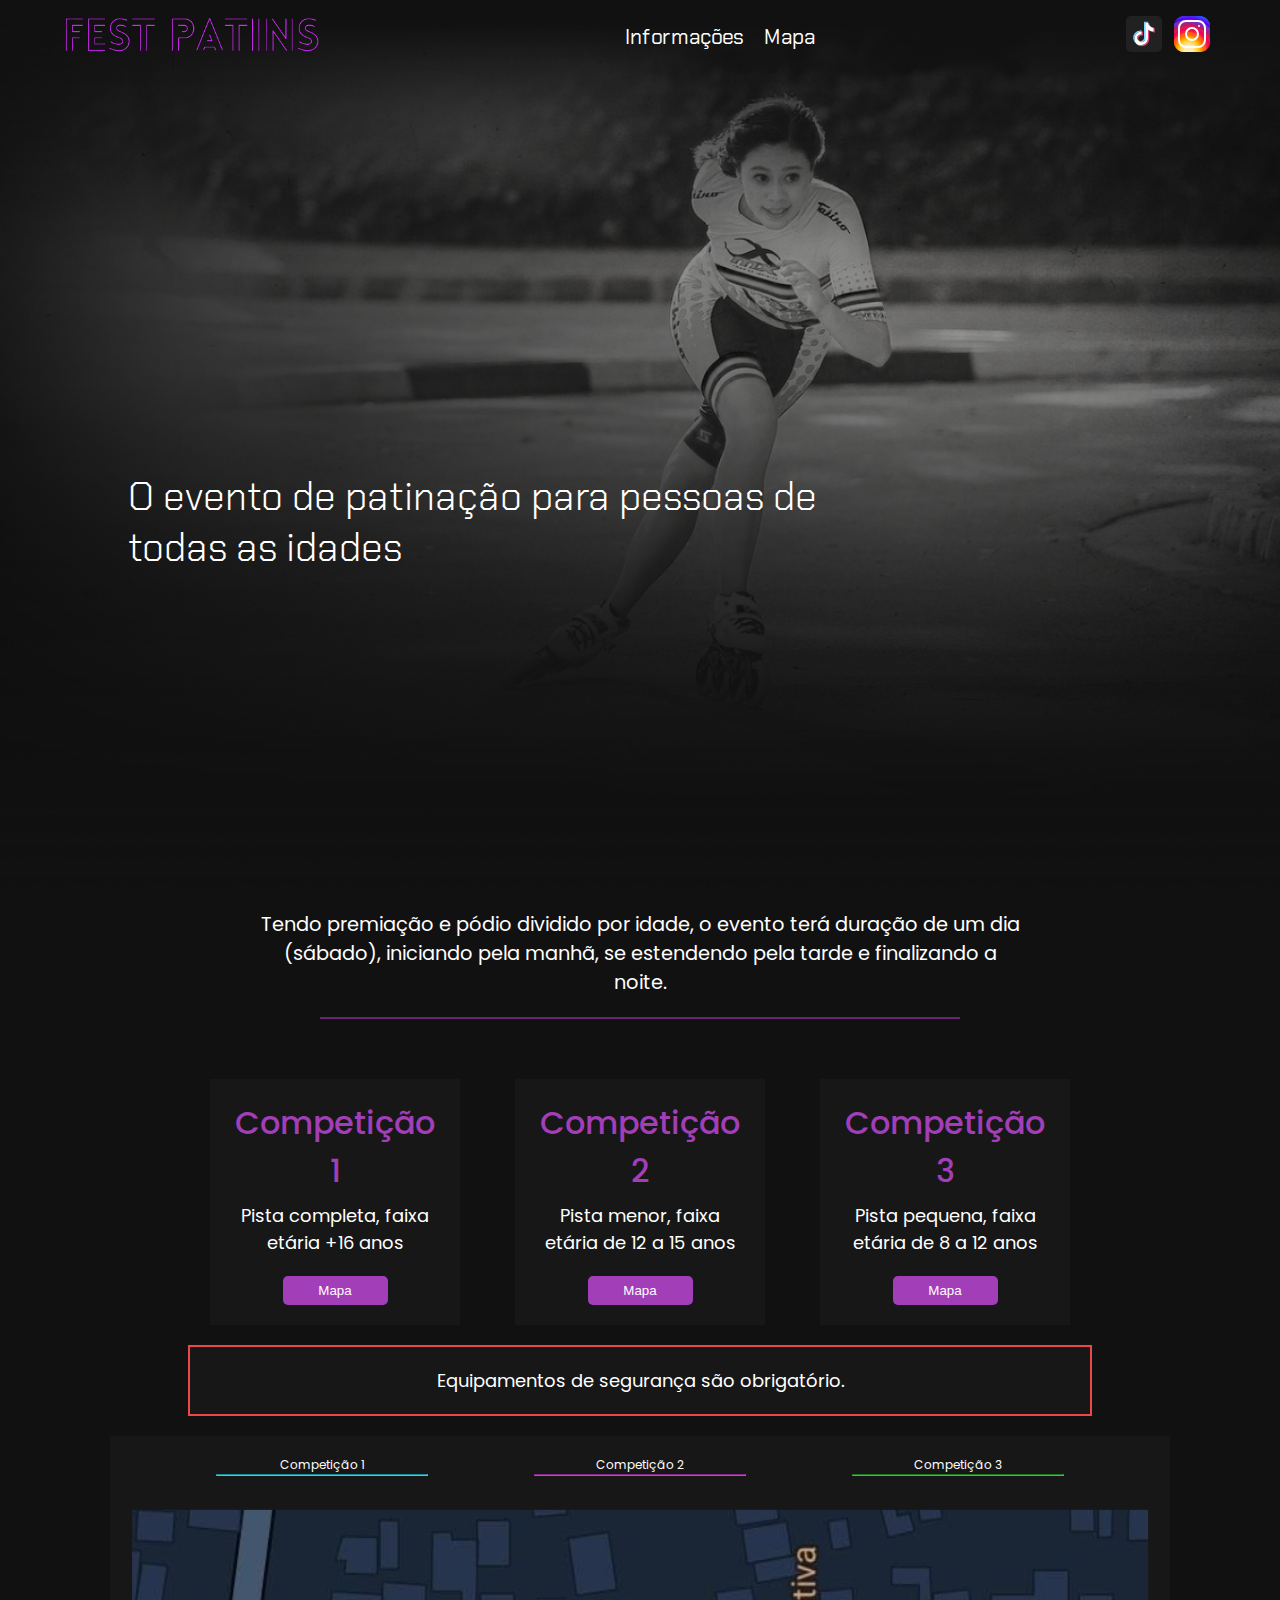
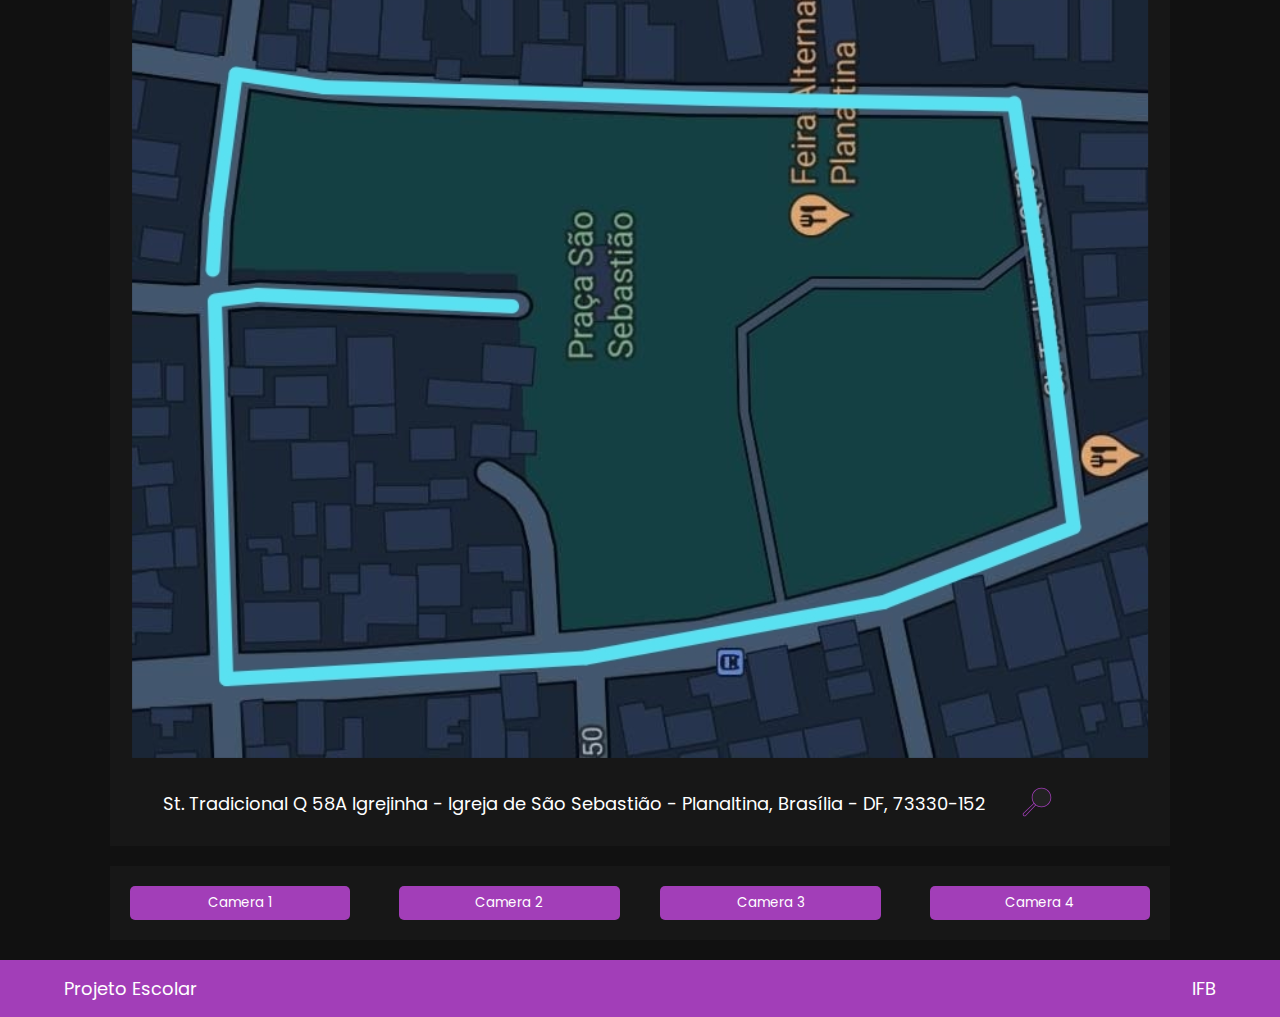
<file: index.html>
<!DOCTYPE html>
<html lang="pt-br">
<head>
    <meta charset="UTF-8">
    <meta http-equiv="X-UA-Compatible" content="IE=edge">
    <link rel="shortcut icon" href="image/Favicon.png" type="image/x-icon">
    <meta name="viewport" content="width=device-width, initial-scale=1.0">
    <link rel="stylesheet" href="css/style.css">
    <title>Fest Patins</title>
</head>
<body>
    <section class="sectionHome">
        <header class="header">
            <div class="Logo">
                <img src="image/logo.png" alt="">
            </div>
            <div id="mobileMenu" class="mobileMenu">
                <svg xmlns="http://www.w3.org/2000/svg" xmlns:xlink="http://www.w3.org/1999/xlink" viewBox="0 0 50 50" width="50px" height="50px"><g id="surface11242944"><path style=" stroke:none;fill-rule:nonzero;fill:rgb(100%,100%,100%);fill-opacity:1;" d="M 0 7.5 L 0 12.5 L 50 12.5 L 50 7.5 Z M 0 22.5 L 0 27.5 L 50 27.5 L 50 22.5 Z M 0 37.5 L 0 42.5 L 50 42.5 L 50 37.5 Z M 0 37.5 "/></g></svg>
            </div>
            <nav class="headerNav">
                <ul>
                    <li><a href="html/informações.html">Informações</a></li>
                    <li><a href="#Map">Mapa</a></li>
                </ul>
            </nav>
            <div class="socialNetworks">
                <svg xmlns="http://www.w3.org/2000/svg" viewBox="0 0 48 48" width="48px" height="48px"><path fill="#212121" fill-rule="evenodd" d="M10.904,6h26.191C39.804,6,42,8.196,42,10.904v26.191 C42,39.804,39.804,42,37.096,42H10.904C8.196,42,6,39.804,6,37.096V10.904C6,8.196,8.196,6,10.904,6z" clip-rule="evenodd"/><path fill="#ec407a" fill-rule="evenodd" d="M29.208,20.607c1.576,1.126,3.507,1.788,5.592,1.788v-4.011 c-0.395,0-0.788-0.041-1.174-0.123v3.157c-2.085,0-4.015-0.663-5.592-1.788v8.184c0,4.094-3.321,7.413-7.417,7.413 c-1.528,0-2.949-0.462-4.129-1.254c1.347,1.376,3.225,2.23,5.303,2.23c4.096,0,7.417-3.319,7.417-7.413L29.208,20.607L29.208,20.607 z M30.657,16.561c-0.805-0.879-1.334-2.016-1.449-3.273v-0.516h-1.113C28.375,14.369,29.331,15.734,30.657,16.561L30.657,16.561z M19.079,30.832c-0.45-0.59-0.693-1.311-0.692-2.053c0-1.873,1.519-3.391,3.393-3.391c0.349,0,0.696,0.053,1.029,0.159v-4.1 c-0.389-0.053-0.781-0.076-1.174-0.068v3.191c-0.333-0.106-0.68-0.159-1.03-0.159c-1.874,0-3.393,1.518-3.393,3.391 C17.213,29.127,17.972,30.274,19.079,30.832z" clip-rule="evenodd"/><path fill="#fff" fill-rule="evenodd" d="M28.034,19.63c1.576,1.126,3.507,1.788,5.592,1.788v-3.157 c-1.164-0.248-2.194-0.856-2.969-1.701c-1.326-0.827-2.281-2.191-2.561-3.788h-2.923v16.018c-0.007,1.867-1.523,3.379-3.393,3.379 c-1.102,0-2.081-0.525-2.701-1.338c-1.107-0.558-1.866-1.705-1.866-3.029c0-1.873,1.519-3.391,3.393-3.391 c0.359,0,0.705,0.056,1.03,0.159V21.38c-4.024,0.083-7.26,3.369-7.26,7.411c0,2.018,0.806,3.847,2.114,5.183 c1.18,0.792,2.601,1.254,4.129,1.254c4.096,0,7.417-3.319,7.417-7.413L28.034,19.63L28.034,19.63z" clip-rule="evenodd"/><path fill="#81d4fa" fill-rule="evenodd" d="M33.626,18.262v-0.854c-1.05,0.002-2.078-0.292-2.969-0.848 C31.445,17.423,32.483,18.018,33.626,18.262z M28.095,12.772c-0.027-0.153-0.047-0.306-0.061-0.461v-0.516h-4.036v16.019 c-0.006,1.867-1.523,3.379-3.393,3.379c-0.549,0-1.067-0.13-1.526-0.362c0.62,0.813,1.599,1.338,2.701,1.338 c1.87,0,3.386-1.512,3.393-3.379V12.772H28.095z M21.635,21.38v-0.909c-0.337-0.046-0.677-0.069-1.018-0.069 c-4.097,0-7.417,3.319-7.417,7.413c0,2.567,1.305,4.829,3.288,6.159c-1.308-1.336-2.114-3.165-2.114-5.183 C14.374,24.749,17.611,21.463,21.635,21.38z" clip-rule="evenodd"/></svg>
                <a href="https://www.instagram.com/patinsfest/"><svg xmlns="http://www.w3.org/2000/svg" viewBox="0 0 48 48" width="48px" height="48px"><path fill="#304ffe" d="M41.67,13.48c-0.4,0.26-0.97,0.5-1.21,0.77c-0.09,0.09-0.14,0.19-0.12,0.29v1.03l-0.3,1.01l-0.3,1l-0.33,1.1 l-0.68,2.25l-0.66,2.22l-0.5,1.67c0,0.26-0.01,0.52-0.03,0.77c-0.07,0.96-0.27,1.88-0.59,2.74c-0.19,0.53-0.42,1.04-0.7,1.52 c-0.1,0.19-0.22,0.38-0.34,0.56c-0.4,0.63-0.88,1.21-1.41,1.72c-0.41,0.41-0.86,0.79-1.35,1.11c0,0,0,0-0.01,0 c-0.08,0.07-0.17,0.13-0.27,0.18c-0.31,0.21-0.64,0.39-0.98,0.55c-0.23,0.12-0.46,0.22-0.7,0.31c-0.05,0.03-0.11,0.05-0.16,0.07 c-0.57,0.27-1.23,0.45-1.89,0.54c-0.04,0.01-0.07,0.01-0.11,0.02c-0.4,0.07-0.79,0.13-1.19,0.16c-0.18,0.02-0.37,0.03-0.55,0.03 l-0.71-0.04l-3.42-0.18c0-0.01-0.01,0-0.01,0l-1.72-0.09c-0.13,0-0.27,0-0.4-0.01c-0.54-0.02-1.06-0.08-1.58-0.19 c-0.01,0-0.01,0-0.01,0c-0.95-0.18-1.86-0.5-2.71-0.93c-0.47-0.24-0.93-0.51-1.36-0.82c-0.18-0.13-0.35-0.27-0.52-0.42 c-0.48-0.4-0.91-0.83-1.31-1.27c-0.06-0.06-0.11-0.12-0.16-0.18c-0.06-0.06-0.12-0.13-0.17-0.19c-0.38-0.48-0.7-0.97-0.96-1.49 c-0.24-0.46-0.43-0.95-0.58-1.49c-0.06-0.19-0.11-0.37-0.15-0.57c-0.01-0.01-0.02-0.03-0.02-0.05c-0.1-0.41-0.19-0.84-0.24-1.27 c-0.06-0.33-0.09-0.66-0.09-1c-0.02-0.13-0.02-0.27-0.02-0.4l1.91-2.95l1.87-2.88l0.85-1.31l0.77-1.18l0.26-0.41v-1.03 c0.02-0.23,0.03-0.47,0.02-0.69c-0.01-0.7-0.15-1.38-0.38-2.03c-0.22-0.69-0.53-1.34-0.85-1.94c-0.38-0.69-0.78-1.31-1.11-1.87 C14,7.4,13.66,6.73,13.75,6.26C14.47,6.09,15.23,6,16,6h16c4.18,0,7.78,2.6,9.27,6.26C41.43,12.65,41.57,13.06,41.67,13.48z"/><path fill="#4928f4" d="M42,16v0.27l-1.38,0.8l-0.88,0.51l-0.97,0.56l-1.94,1.13l-1.9,1.1l-1.94,1.12l-0.77,0.45 c0,0.48-0.12,0.92-0.34,1.32c-0.31,0.58-0.83,1.06-1.49,1.47c-0.67,0.41-1.49,0.74-2.41,0.98c0,0,0-0.01-0.01,0 c-3.56,0.92-8.42,0.5-10.78-1.26c-0.66-0.49-1.12-1.09-1.32-1.78c-0.06-0.23-0.09-0.48-0.09-0.73v-7.19 c0.01-0.15-0.09-0.3-0.27-0.45c-0.54-0.43-1.81-0.84-3.23-1.25c-1.11-0.31-2.3-0.62-3.3-0.92c-0.79-0.24-1.46-0.48-1.86-0.71 c0.18-0.35,0.39-0.7,0.61-1.03c1.4-2.05,3.54-3.56,6.02-4.13C14.47,6.09,15.23,6,16,6h10.8c5.37,0.94,10.32,3.13,14.47,6.26 c0.16,0.39,0.3,0.8,0.4,1.22c0.18,0.66,0.29,1.34,0.32,2.05C42,15.68,42,15.84,42,16z"/><path fill="#6200ea" d="M42,16v4.41l-0.22,0.68l-0.75,2.33l-0.78,2.4l-0.41,1.28l-0.38,1.19l-0.37,1.13l-0.36,1.12l-0.19,0.59 l-0.25,0.78c0,0.76-0.02,1.43-0.07,2c-0.01,0.06-0.02,0.12-0.02,0.18c-0.06,0.53-0.14,0.98-0.27,1.36 c-0.01,0.06-0.03,0.12-0.05,0.17c-0.26,0.72-0.65,1.18-1.23,1.48c-0.14,0.08-0.3,0.14-0.47,0.2c-0.53,0.18-1.2,0.27-2.02,0.32 c-0.6,0.04-1.29,0.05-2.07,0.05H31.4l-1.19-0.05L30,37.61l-2.17-0.09l-2.2-0.09l-7.25-0.3l-1.88-0.08h-0.26 c-0.78-0.01-1.45-0.06-2.03-0.14c-0.84-0.13-1.49-0.35-1.98-0.68c-0.7-0.45-1.11-1.11-1.35-2.03c-0.06-0.22-0.11-0.45-0.14-0.7 c-0.1-0.58-0.15-1.25-0.18-2c0-0.15,0-0.3-0.01-0.46c-0.01-0.01,0-0.01,0-0.01v-0.58c-0.01-0.29-0.01-0.59-0.01-0.9l0.05-1.61 l0.03-1.15l0.04-1.34v-0.19l0.07-2.46l0.07-2.46l0.07-2.31l0.06-2.27l0.02-0.6c0-0.31-1.05-0.49-2.22-0.64 c-0.93-0.12-1.95-0.23-2.56-0.37c0.05-0.23,0.1-0.46,0.16-0.68c0.18-0.72,0.45-1.4,0.79-2.05c0.18-0.35,0.39-0.7,0.61-1.03 c2.16-0.95,4.41-1.69,6.76-2.17c2.06-0.43,4.21-0.66,6.43-0.66c7.36,0,14.16,2.49,19.54,6.69c0.52,0.4,1.03,0.83,1.53,1.28 C42,15.68,42,15.84,42,16z"/><path fill="#673ab7" d="M42,18.37v4.54l-0.55,1.06l-1.05,2.05l-0.56,1.08l-0.51,0.99l-0.22,0.43c0,0.31,0,0.61-0.02,0.9 c0,0.43-0.02,0.84-0.05,1.22c-0.04,0.45-0.1,0.86-0.16,1.24c-0.15,0.79-0.36,1.47-0.66,2.03c-0.04,0.07-0.08,0.14-0.12,0.2 c-0.11,0.18-0.24,0.35-0.38,0.51c-0.18,0.22-0.38,0.41-0.61,0.57c-0.34,0.26-0.74,0.47-1.2,0.63c-0.57,0.21-1.23,0.35-2.01,0.43 c-0.51,0.05-1.07,0.08-1.68,0.08l-0.42,0.02l-2.08,0.12h-0.01L27.5,36.6l-2.25,0.13l-3.1,0.18l-3.77,0.22l-0.55,0.03 c-0.51,0-0.99-0.03-1.45-0.09c-0.05-0.01-0.09-0.02-0.14-0.02c-0.68-0.11-1.3-0.29-1.86-0.54c-0.68-0.3-1.27-0.7-1.77-1.18 c-0.44-0.43-0.82-0.92-1.13-1.47c-0.07-0.13-0.14-0.25-0.2-0.39c-0.3-0.59-0.54-1.25-0.72-1.97c-0.03-0.12-0.06-0.25-0.08-0.38 c-0.06-0.23-0.11-0.47-0.14-0.72c-0.11-0.64-0.17-1.32-0.2-2.03v-0.01c-0.01-0.29-0.02-0.57-0.02-0.87l-0.49-1.17l-0.07-0.18 L9.5,25.99L8.75,24.2l-0.12-0.29l-0.72-1.73l-0.8-1.93c0,0,0,0-0.01,0L6.29,18.3L6,17.59V16c0-0.63,0.06-1.25,0.17-1.85 c0.05-0.23,0.1-0.46,0.16-0.68c0.85-0.49,1.74-0.94,2.65-1.34c2.08-0.93,4.31-1.62,6.62-2.04c1.72-0.31,3.51-0.48,5.32-0.48 c7.31,0,13.94,2.65,19.12,6.97c0.2,0.16,0.39,0.32,0.58,0.49C41.09,17.48,41.55,17.91,42,18.37z"/><path fill="#8e24aa" d="M42,21.35v5.14l-0.57,1.19l-1.08,2.25l-0.01,0.03c0,0.43-0.02,0.82-0.05,1.17c-0.1,1.15-0.38,1.88-0.84,2.33 c-0.33,0.34-0.74,0.53-1.25,0.63c-0.03,0.01-0.07,0.01-0.1,0.02c-0.16,0.03-0.33,0.05-0.51,0.05c-0.62,0.06-1.35,0.02-2.19-0.04 c-0.09,0-0.19-0.01-0.29-0.02c-0.61-0.04-1.26-0.08-1.98-0.11c-0.39-0.01-0.8-0.02-1.22-0.02h-0.02l-1.01,0.08h-0.01l-2.27,0.16 l-2.59,0.2l-0.38,0.03l-3.03,0.22l-1.57,0.12l-1.55,0.11c-0.27,0-0.53,0-0.79-0.01c0,0-0.01-0.01-0.01,0 c-1.13-0.02-2.14-0.09-3.04-0.26c-0.83-0.14-1.56-0.36-2.18-0.69c-0.64-0.31-1.17-0.75-1.6-1.31c-0.41-0.55-0.71-1.24-0.9-2.07 c0-0.01,0-0.01,0-0.01c-0.14-0.67-0.22-1.45-0.22-2.33l-0.15-0.27L9.7,26.35l-0.13-0.22L9.5,25.99l-0.93-1.65l-0.46-0.83 l-0.58-1.03l-1-1.79L6,19.75v-3.68c0.88-0.58,1.79-1.09,2.73-1.55c1.14-0.58,2.32-1.07,3.55-1.47c1.34-0.44,2.74-0.79,4.17-1.02 c1.45-0.24,2.94-0.36,4.47-0.36c6.8,0,13.04,2.43,17.85,6.47c0.22,0.17,0.43,0.36,0.64,0.54c0.84,0.75,1.64,1.56,2.37,2.41 C41.86,21.18,41.94,21.26,42,21.35z"/><path fill="#c2185b" d="M42,24.71v7.23c-0.24-0.14-0.57-0.31-0.98-0.49c-0.22-0.11-0.47-0.22-0.73-0.32 c-0.38-0.17-0.79-0.33-1.25-0.49c-0.1-0.04-0.2-0.07-0.31-0.1c-0.18-0.07-0.37-0.13-0.56-0.19c-0.59-0.18-1.24-0.35-1.92-0.5 c-0.26-0.05-0.53-0.1-0.8-0.14c-0.87-0.15-1.8-0.24-2.77-0.25c-0.08-0.01-0.17-0.01-0.25-0.01l-2.57,0.02l-3.5,0.02h-0.01 l-7.49,0.06c-2.38,0-3.84,0.57-4.72,0.8c0,0-0.01,0-0.01,0.01c-0.93,0.24-1.22,0.09-1.3-1.54c-0.02-0.45-0.03-1.03-0.03-1.74 l-0.56-0.43l-0.98-0.74l-0.6-0.46l-0.12-0.09L8.88,24.1l-0.25-0.19l-0.52-0.4l-0.96-0.72L6,21.91v-3.4 c0.1-0.08,0.19-0.15,0.29-0.21c1.45-1,3-1.85,4.64-2.54c1.46-0.62,3-1.11,4.58-1.46c0.43-0.09,0.87-0.18,1.32-0.24 c1.33-0.23,2.7-0.34,4.09-0.34c6.01,0,11.53,2.09,15.91,5.55c0.66,0.52,1.3,1.07,1.9,1.66c0.82,0.78,1.59,1.61,2.3,2.49 c0.14,0.18,0.28,0.36,0.42,0.55C41.64,24.21,41.82,24.46,42,24.71z"/><path fill="#d81b60" d="M42,28.72V32c0,0.65-0.06,1.29-0.18,1.91c-0.18,0.92-0.49,1.8-0.91,2.62c-0.22,0.05-0.47,0.05-0.75,0.01 c-0.63-0.11-1.37-0.44-2.17-0.87c-0.04-0.01-0.08-0.03-0.11-0.05c-0.25-0.13-0.51-0.27-0.77-0.43c-0.53-0.29-1.09-0.61-1.65-0.91 c-0.12-0.06-0.24-0.12-0.35-0.18c-0.64-0.33-1.3-0.63-1.96-0.86c0,0,0,0-0.01,0c-0.14-0.05-0.29-0.1-0.44-0.14 c-0.57-0.16-1.15-0.26-1.71-0.26l-1.1-0.32l-4.87-1.41c0,0,0,0-0.01,0l-2.99-0.87h-0.01l-1.3-0.38c-3.76,0-6.07,1.6-7.19,0.99 c-0.44-0.23-0.7-0.81-0.79-1.95c-0.03-0.32-0.04-0.68-0.04-1.1l-1.17-0.57l-0.05-0.02h-0.01l-0.84-0.42L9.7,26.35l-0.07-0.03 l-0.17-0.09L7.5,25.28L6,24.55v-3.43c0.17-0.15,0.35-0.29,0.53-0.43c0.19-0.15,0.38-0.29,0.57-0.44c0.01,0,0.01,0,0.01,0 c1.18-0.85,2.43-1.6,3.76-2.22c1.55-0.74,3.2-1.31,4.91-1.68c0.25-0.06,0.51-0.12,0.77-0.16c1.42-0.27,2.88-0.41,4.37-0.41 c5.27,0,10.11,1.71,14.01,4.59c1.13,0.84,2.18,1.77,3.14,2.78c0.79,0.83,1.52,1.73,2.18,2.67c0.05,0.07,0.1,0.14,0.15,0.2 c0.37,0.54,0.71,1.09,1.03,1.66C41.64,28.02,41.82,28.37,42,28.72z"/><path fill="#f50057" d="M41.82,33.91c-0.18,0.92-0.49,1.8-0.91,2.62c-0.19,0.37-0.4,0.72-0.63,1.06c-0.14,0.21-0.29,0.41-0.44,0.6 c-0.36-0.14-0.89-0.34-1.54-0.56c0,0,0,0,0-0.01c-0.49-0.17-1.05-0.35-1.65-0.52c-0.17-0.05-0.34-0.1-0.52-0.15 c-0.71-0.19-1.45-0.36-2.17-0.46c-0.6-0.1-1.19-0.16-1.74-0.16l-0.46-0.13h-0.01l-2.42-0.7l-1.49-0.43l-1.66-0.48h-0.01l-0.54-0.15 l-6.53-1.88l-1.88-0.54l-1.4-0.33l-2.28-0.54l-0.28-0.07c0,0,0,0-0.01,0l-2.29-0.53c0-0.01,0-0.01,0-0.01l-0.41-0.09l-0.21-0.05 l-1.67-0.39l-0.19-0.05l-1.42-1.17L6,27.9v-4.08c0.37-0.36,0.75-0.7,1.15-1.03c0.12-0.11,0.25-0.21,0.38-0.31 c0.12-0.1,0.25-0.2,0.38-0.3c0.91-0.69,1.87-1.31,2.89-1.84c1.3-0.7,2.68-1.26,4.13-1.66c0.28-0.09,0.56-0.17,0.85-0.23 c1.64-0.41,3.36-0.62,5.14-0.62c4.47,0,8.63,1.35,12.07,3.66c1.71,1.15,3.25,2.53,4.55,4.1c0.66,0.79,1.26,1.62,1.79,2.5 c0.05,0.07,0.09,0.13,0.13,0.2c0.32,0.53,0.62,1.08,0.89,1.64c0.25,0.5,0.47,1,0.67,1.52C41.34,32.25,41.6,33.07,41.82,33.91z"/><path fill="#ff1744" d="M40.28,37.59c-0.14,0.21-0.29,0.41-0.44,0.6c-0.44,0.55-0.92,1.05-1.46,1.49c-0.47,0.39-0.97,0.74-1.5,1.04 c-0.2-0.05-0.4-0.11-0.61-0.19c-0.66-0.23-1.35-0.61-1.99-1.01c-0.96-0.61-1.79-1.27-2.16-1.57c-0.14-0.12-0.21-0.18-0.21-0.18 l-1.7-0.15L30,37.6l-2.2-0.19l-2.28-0.2l-3.37-0.3l-5.34-0.47l-0.02-0.01l-1.88-0.91l-1.9-0.92l-1.53-0.74l-0.33-0.16l-0.41-0.2 l-1.42-0.69L7.43,31.9l-0.59-0.29L6,31.35v-4.47c0.47-0.56,0.97-1.09,1.5-1.6c0.34-0.32,0.7-0.64,1.07-0.94 c0.06-0.05,0.12-0.1,0.18-0.14c0.04-0.05,0.09-0.08,0.13-0.1c0.59-0.48,1.21-0.91,1.85-1.3c0.74-0.47,1.52-0.89,2.33-1.24 c0.87-0.39,1.78-0.72,2.72-0.97c1.63-0.46,3.36-0.7,5.14-0.7c4.08,0,7.85,1.24,10.96,3.37c1.99,1.36,3.71,3.08,5.07,5.07 c0.45,0.64,0.85,1.32,1.22,2.02c0.13,0.26,0.26,0.52,0.37,0.78c0.12,0.25,0.23,0.5,0.34,0.75c0.21,0.52,0.4,1.04,0.57,1.58 c0.32,1,0.56,2.02,0.71,3.08C40.21,36.89,40.25,37.24,40.28,37.59z"/><path fill="#ff5722" d="M38.39,39.42c0,0.08,0,0.17-0.01,0.26c-0.47,0.39-0.97,0.74-1.5,1.04c-0.22,0.12-0.44,0.24-0.67,0.34 c-0.23,0.11-0.46,0.21-0.7,0.3c-0.34-0.18-0.8-0.4-1.29-0.61c-0.69-0.31-1.44-0.59-2.02-0.68c-0.14-0.03-0.27-0.04-0.39-0.04 l-1.64-0.21h-0.02l-2.04-0.27l-2.06-0.27l-0.96-0.12l-7.56-0.98c-0.49,0-1.01-0.03-1.55-0.1c-0.66-0.06-1.35-0.16-2.04-0.3 c-0.68-0.12-1.37-0.28-2.03-0.45c-0.69-0.16-1.37-0.35-2-0.53c-0.73-0.22-1.41-0.43-1.98-0.62c-0.47-0.15-0.87-0.29-1.18-0.4 c-0.18-0.43-0.33-0.88-0.44-1.34C6.1,33.66,6,32.84,6,32v-1.67c0.32-0.53,0.67-1.05,1.06-1.54c0.71-0.94,1.52-1.8,2.4-2.56 c0.03-0.04,0.07-0.07,0.1-0.09l0.01-0.01c0.31-0.28,0.63-0.53,0.97-0.77c0.04-0.04,0.08-0.07,0.12-0.1 c0.16-0.12,0.33-0.24,0.51-0.35c1.43-0.97,3.01-1.73,4.7-2.24c1.6-0.48,3.29-0.73,5.05-0.73c3.49,0,6.75,1.03,9.47,2.79 c2.01,1.29,3.74,2.99,5.06,4.98c0.16,0.23,0.31,0.46,0.46,0.7c0.69,1.17,1.26,2.43,1.68,3.75c0.05,0.15,0.09,0.3,0.13,0.46 c0.08,0.27,0.15,0.55,0.21,0.83c0.02,0.07,0.04,0.14,0.06,0.22c0.14,0.63,0.24,1.29,0.31,1.95c0,0.01,0,0.01,0,0.01 C38.36,38.22,38.39,38.82,38.39,39.42z"/><path fill="#ff6f00" d="M36.33,39.42c0,0.35-0.02,0.73-0.06,1.11c-0.02,0.18-0.04,0.36-0.06,0.53c-0.23,0.11-0.46,0.21-0.7,0.3 c-0.45,0.17-0.91,0.31-1.38,0.41c-0.32,0.07-0.65,0.13-0.98,0.16h-0.01c-0.31-0.19-0.67-0.42-1.04-0.68 c-0.67-0.47-1.37-1-1.93-1.43c-0.01-0.01-0.01-0.01-0.02-0.02c-0.59-0.45-1.01-0.79-1.01-0.79l-1.06,0.04l-2.04,0.07l-0.95,0.04 l-3.82,0.14l-3.23,0.12c-0.21,0.01-0.46,0.01-0.77,0h-0.01c-0.42-0.01-0.92-0.04-1.47-0.09c-0.64-0.05-1.34-0.11-2.05-0.18 c-0.69-0.08-1.39-0.16-2.06-0.24c-0.74-0.08-1.44-0.17-2.04-0.25c-0.47-0.06-0.88-0.11-1.21-0.15c-0.28-0.32-0.53-0.65-0.77-1.01 c-0.36-0.54-0.67-1.11-0.91-1.72c-0.18-0.43-0.33-0.88-0.44-1.34c0.29-0.89,0.67-1.73,1.12-2.54c0.36-0.66,0.78-1.29,1.24-1.89 c0.45-0.59,0.94-1.14,1.47-1.64v-0.01c0.15-0.15,0.3-0.29,0.45-0.42c0.28-0.26,0.57-0.5,0.87-0.73h0.01 c0.01-0.02,0.02-0.02,0.03-0.03c0.24-0.19,0.49-0.36,0.74-0.53c1.48-1.01,3.15-1.76,4.95-2.2c1.19-0.29,2.44-0.45,3.73-0.45 c2.54,0,4.94,0.61,7.05,1.71h0.01c1.81,0.93,3.41,2.21,4.7,3.75c0.71,0.82,1.32,1.72,1.82,2.67c0.35,0.64,0.65,1.31,0.9,1.99 c0.02,0.06,0.04,0.11,0.06,0.16c0.17,0.5,0.32,1.02,0.45,1.54c0.09,0.37,0.16,0.75,0.22,1.13c0.02,0.12,0.04,0.23,0.05,0.35 C36.28,37.99,36.33,38.7,36.33,39.42z"/><path fill="#ff9800" d="M34.28,39.42v0.1c0,0.34-0.03,0.77-0.06,1.23c-0.03,0.34-0.06,0.69-0.09,1.02c-0.32,0.07-0.65,0.13-0.98,0.16 h-0.01C32.76,41.98,32.39,42,32,42h-1.75l-0.38-0.11l-1.97-0.6l-2-0.6l-4.63-1.39l-2-0.6c0,0-0.83,0.33-2,0.72h-0.01 c-0.45,0.15-0.94,0.31-1.46,0.47c-0.65,0.19-1.34,0.38-2.02,0.53c-0.7,0.16-1.39,0.28-2.01,0.33c-0.19,0.02-0.38,0.03-0.55,0.03 c-0.56-0.31-1.1-0.68-1.59-1.09c-0.43-0.36-0.83-0.75-1.2-1.18c-0.28-0.32-0.53-0.65-0.77-1.01c0.07-0.45,0.15-0.89,0.27-1.32 c0.3-1.19,0.77-2.33,1.39-3.37c0.34-0.59,0.72-1.16,1.16-1.69c0.01-0.03,0.04-0.06,0.07-0.08c-0.01-0.01,0-0.01,0-0.01 c0.13-0.17,0.27-0.33,0.41-0.48c0-0.01,0-0.01,0-0.01c0.41-0.44,0.83-0.86,1.29-1.25c0.16-0.13,0.31-0.26,0.48-0.39 c0.03-0.03,0.06-0.05,0.1-0.08c2.25-1.72,5.06-2.76,8.09-2.76c3.44,0,6.57,1.29,8.94,3.41c1.14,1.03,2.11,2.26,2.84,3.63 c0.06,0.1,0.12,0.21,0.17,0.32c0.09,0.18,0.18,0.37,0.26,0.57c0.33,0.72,0.59,1.48,0.77,2.26c0.02,0.08,0.04,0.16,0.06,0.24 c0.08,0.37,0.15,0.75,0.2,1.13C34.24,38.21,34.28,38.81,34.28,39.42z"/><path fill="#ffc107" d="M32.22,39.42c0,0.2-0.01,0.42-0.02,0.65c-0.02,0.37-0.05,0.77-0.1,1.18c-0.02,0.25-0.06,0.5-0.1,0.75h-5.48 l-1.06-0.17l-4.14-0.66l-0.59-0.09l-1.35-0.22c-0.59,0-1.87,0.26-3.22,0.51c-0.71,0.13-1.43,0.27-2.08,0.36 c-0.08,0.01-0.16,0.02-0.23,0.03h-0.01c-0.7-0.15-1.38-0.38-2.02-0.68c-0.2-0.09-0.4-0.19-0.6-0.3c-0.56-0.31-1.1-0.68-1.59-1.09 c-0.01-0.12-0.02-0.22-0.02-0.27c0-0.26,0.01-0.51,0.03-0.76c0.04-0.64,0.13-1.26,0.27-1.86c0.22-0.91,0.54-1.79,0.97-2.6 c0.08-0.17,0.17-0.34,0.27-0.5c0.04-0.08,0.09-0.15,0.13-0.23c0.18-0.29,0.38-0.57,0.58-0.85c0.42-0.55,0.89-1.07,1.39-1.54 c0.01,0,0.01,0,0.01,0c0.04-0.04,0.08-0.08,0.12-0.11c0.05-0.04,0.09-0.09,0.14-0.12c0.2-0.18,0.4-0.34,0.61-0.49 c0-0.01,0.01-0.01,0.01-0.01c1.89-1.41,4.23-2.24,6.78-2.24c1.98,0,3.82,0.5,5.43,1.38h0.01c1.38,0.76,2.58,1.79,3.53,3.03 c0.37,0.48,0.7,0.99,0.98,1.53h0.01c0.05,0.1,0.1,0.2,0.15,0.3c0.3,0.59,0.54,1.21,0.72,1.85h0.01c0.01,0.05,0.03,0.1,0.04,0.15 c0.12,0.43,0.22,0.87,0.29,1.32c0.01,0.09,0.02,0.19,0.03,0.28C32.19,38.43,32.22,38.92,32.22,39.42z"/><path fill="#ffd54f" d="M30.17,39.31c0,0.16,0,0.33-0.02,0.49v0.01c0,0.01,0,0.01,0,0.01c-0.02,0.72-0.12,1.43-0.28,2.07 c0,0.04-0.01,0.07-0.03,0.11h-4.67l-3.85-0.83l-0.51-0.11l-0.08,0.02l-4.27,0.88L16.27,42H16c-0.64,0-1.27-0.06-1.88-0.18 c-0.09-0.02-0.18-0.04-0.27-0.06h-0.01c-0.7-0.15-1.38-0.38-2.02-0.68c-0.02-0.11-0.04-0.22-0.05-0.33 c-0.07-0.43-0.1-0.88-0.1-1.33c0-0.17,0-0.34,0.01-0.51c0.03-0.54,0.11-1.07,0.23-1.58c0.08-0.38,0.19-0.75,0.32-1.1 c0.11-0.31,0.24-0.61,0.38-0.9c0.12-0.25,0.26-0.49,0.4-0.73c0.14-0.23,0.29-0.45,0.45-0.67c0.4-0.55,0.87-1.06,1.39-1.51 c0.3-0.26,0.63-0.51,0.97-0.73c1.46-0.96,3.21-1.52,5.1-1.52c0.37,0,0.73,0.02,1.08,0.07h0.02c1.07,0.12,2.07,0.42,2.99,0.87 c0.01,0,0.01,0,0.01,0c1.45,0.71,2.68,1.78,3.58,3.1c0.15,0.22,0.3,0.46,0.43,0.7c0.11,0.19,0.21,0.39,0.3,0.59 c0.14,0.31,0.27,0.64,0.38,0.97h0.01c0.11,0.37,0.21,0.74,0.28,1.13v0.01C30.11,38.16,30.17,38.73,30.17,39.31z"/><path fill="#ffe082" d="M28.11,39.52v0.03c0,0.59-0.07,1.17-0.21,1.74c-0.05,0.24-0.12,0.48-0.21,0.71h-4.48l-2.29-0.63L18.63,42H16 c-0.64,0-1.27-0.06-1.88-0.18c-0.02-0.03-0.03-0.06-0.04-0.09c-0.14-0.43-0.25-0.86-0.3-1.31c-0.04-0.29-0.06-0.59-0.06-0.9 c0-0.12,0-0.25,0.02-0.37c0.01-0.47,0.08-0.93,0.2-1.37c0.06-0.3,0.15-0.59,0.27-0.87c0.04-0.14,0.1-0.27,0.17-0.4 c0.15-0.34,0.33-0.67,0.53-0.99c0.22-0.32,0.46-0.62,0.73-0.9c0.32-0.36,0.68-0.69,1.09-0.96c0.7-0.51,1.5-0.89,2.37-1.1 c0.58-0.16,1.19-0.24,1.82-0.24c2,0,3.79,0.8,5.09,2.09c0.05,0.05,0.11,0.11,0.16,0.18h0.01c0.14,0.15,0.27,0.3,0.4,0.47 c0.37,0.47,0.68,0.98,0.92,1.54c0.12,0.26,0.22,0.53,0.3,0.81c0.01,0.04,0.02,0.07,0.03,0.11c0.14,0.49,0.23,1,0.25,1.53 C28.1,39.2,28.11,39.36,28.11,39.52z"/><path fill="#ffecb3" d="M26.06,39.52c0,0.41-0.05,0.8-0.16,1.17c-0.1,0.4-0.25,0.78-0.44,1.14c-0.03,0.06-0.1,0.17-0.1,0.17h-8.88 c-0.01-0.01-0.02-0.03-0.02-0.04c-0.12-0.19-0.22-0.38-0.3-0.59c-0.2-0.46-0.32-0.96-0.36-1.48c-0.02-0.12-0.02-0.25-0.02-0.37 c0-0.06,0-0.13,0.01-0.19c0.01-0.44,0.07-0.86,0.19-1.25c0.1-0.36,0.23-0.69,0.4-1.01c0,0,0.01-0.01,0.01-0.02 c0.12-0.21,0.25-0.42,0.4-0.62c0.49-0.66,1.14-1.2,1.89-1.55c0.01,0,0.01,0,0.01,0c0.24-0.12,0.49-0.22,0.75-0.29c0,0,0,0,0.01,0 c0.46-0.14,0.96-0.21,1.47-0.21c0.59,0,1.16,0.09,1.68,0.28c0.19,0.05,0.37,0.13,0.55,0.22c0,0,0,0,0.01,0 c0.86,0.41,1.59,1.05,2.09,1.85c0.1,0.15,0.19,0.31,0.27,0.48c0.04,0.07,0.08,0.15,0.11,0.22c0.23,0.52,0.37,1.09,0.41,1.69 c0.01,0.05,0.01,0.1,0.01,0.16C26.06,39.36,26.06,39.44,26.06,39.52z"/><g><path fill="none" stroke="#fff" stroke-linecap="round" stroke-linejoin="round" stroke-miterlimit="10" stroke-width="2" d="M30,11H18c-3.9,0-7,3.1-7,7v12c0,3.9,3.1,7,7,7h12c3.9,0,7-3.1,7-7V18C37,14.1,33.9,11,30,11z"/><circle cx="31" cy="16" r="1" fill="#fff"/></g><g><circle cx="24" cy="24" r="6" fill="none" stroke="#fff" stroke-linecap="round" stroke-linejoin="round" stroke-miterlimit="10" stroke-width="2"/></g></svg></a>
            </div>
            <nav id="menuOptionMobile" class="menuOptionMobile">
                <svg id="fecharMenu" class="fecharMenu" xmlns="http://www.w3.org/2000/svg" xmlns:xlink="http://www.w3.org/1999/xlink" viewBox="0 0 48 48" width="48px" height="48px"><g id="surface3184823"><path style=" stroke:none;fill-rule:nonzero;fill:rgb(100%,100%,100%);fill-opacity:1;" d="M 9.414062 6.585938 L 6.585938 9.414062 L 21.171875 24 L 6.585938 38.585938 L 9.414062 41.414062 L 24 26.828125 L 38.585938 41.414062 L 41.414062 38.585938 L 26.828125 24 L 41.414062 9.414062 L 38.585938 6.585938 L 24 21.171875 Z M 9.414062 6.585938 "/></g></svg>
                <ul>
                    <li><a onclick="fecharMenu()" href="html/informações.html">Informações</a></li>
                    <li><a onclick="fecharMenu()" href="#Map">Mapa</a></li>
                </ul>
                <div class="socialNetworksMobile">
                    <svg xmlns="http://www.w3.org/2000/svg" viewBox="0 0 48 48" width="48px" height="48px"><path fill="#212121" fill-rule="evenodd" d="M10.904,6h26.191C39.804,6,42,8.196,42,10.904v26.191 C42,39.804,39.804,42,37.096,42H10.904C8.196,42,6,39.804,6,37.096V10.904C6,8.196,8.196,6,10.904,6z" clip-rule="evenodd"/><path fill="#ec407a" fill-rule="evenodd" d="M29.208,20.607c1.576,1.126,3.507,1.788,5.592,1.788v-4.011 c-0.395,0-0.788-0.041-1.174-0.123v3.157c-2.085,0-4.015-0.663-5.592-1.788v8.184c0,4.094-3.321,7.413-7.417,7.413 c-1.528,0-2.949-0.462-4.129-1.254c1.347,1.376,3.225,2.23,5.303,2.23c4.096,0,7.417-3.319,7.417-7.413L29.208,20.607L29.208,20.607 z M30.657,16.561c-0.805-0.879-1.334-2.016-1.449-3.273v-0.516h-1.113C28.375,14.369,29.331,15.734,30.657,16.561L30.657,16.561z M19.079,30.832c-0.45-0.59-0.693-1.311-0.692-2.053c0-1.873,1.519-3.391,3.393-3.391c0.349,0,0.696,0.053,1.029,0.159v-4.1 c-0.389-0.053-0.781-0.076-1.174-0.068v3.191c-0.333-0.106-0.68-0.159-1.03-0.159c-1.874,0-3.393,1.518-3.393,3.391 C17.213,29.127,17.972,30.274,19.079,30.832z" clip-rule="evenodd"/><path fill="#fff" fill-rule="evenodd" d="M28.034,19.63c1.576,1.126,3.507,1.788,5.592,1.788v-3.157 c-1.164-0.248-2.194-0.856-2.969-1.701c-1.326-0.827-2.281-2.191-2.561-3.788h-2.923v16.018c-0.007,1.867-1.523,3.379-3.393,3.379 c-1.102,0-2.081-0.525-2.701-1.338c-1.107-0.558-1.866-1.705-1.866-3.029c0-1.873,1.519-3.391,3.393-3.391 c0.359,0,0.705,0.056,1.03,0.159V21.38c-4.024,0.083-7.26,3.369-7.26,7.411c0,2.018,0.806,3.847,2.114,5.183 c1.18,0.792,2.601,1.254,4.129,1.254c4.096,0,7.417-3.319,7.417-7.413L28.034,19.63L28.034,19.63z" clip-rule="evenodd"/><path fill="#81d4fa" fill-rule="evenodd" d="M33.626,18.262v-0.854c-1.05,0.002-2.078-0.292-2.969-0.848 C31.445,17.423,32.483,18.018,33.626,18.262z M28.095,12.772c-0.027-0.153-0.047-0.306-0.061-0.461v-0.516h-4.036v16.019 c-0.006,1.867-1.523,3.379-3.393,3.379c-0.549,0-1.067-0.13-1.526-0.362c0.62,0.813,1.599,1.338,2.701,1.338 c1.87,0,3.386-1.512,3.393-3.379V12.772H28.095z M21.635,21.38v-0.909c-0.337-0.046-0.677-0.069-1.018-0.069 c-4.097,0-7.417,3.319-7.417,7.413c0,2.567,1.305,4.829,3.288,6.159c-1.308-1.336-2.114-3.165-2.114-5.183 C14.374,24.749,17.611,21.463,21.635,21.38z" clip-rule="evenodd"/></svg>
                    <a href="https://www.instagram.com/patinsfest/"><svg xmlns="http://www.w3.org/2000/svg" viewBox="0 0 48 48" width="48px" height="48px"><path fill="#304ffe" d="M41.67,13.48c-0.4,0.26-0.97,0.5-1.21,0.77c-0.09,0.09-0.14,0.19-0.12,0.29v1.03l-0.3,1.01l-0.3,1l-0.33,1.1 l-0.68,2.25l-0.66,2.22l-0.5,1.67c0,0.26-0.01,0.52-0.03,0.77c-0.07,0.96-0.27,1.88-0.59,2.74c-0.19,0.53-0.42,1.04-0.7,1.52 c-0.1,0.19-0.22,0.38-0.34,0.56c-0.4,0.63-0.88,1.21-1.41,1.72c-0.41,0.41-0.86,0.79-1.35,1.11c0,0,0,0-0.01,0 c-0.08,0.07-0.17,0.13-0.27,0.18c-0.31,0.21-0.64,0.39-0.98,0.55c-0.23,0.12-0.46,0.22-0.7,0.31c-0.05,0.03-0.11,0.05-0.16,0.07 c-0.57,0.27-1.23,0.45-1.89,0.54c-0.04,0.01-0.07,0.01-0.11,0.02c-0.4,0.07-0.79,0.13-1.19,0.16c-0.18,0.02-0.37,0.03-0.55,0.03 l-0.71-0.04l-3.42-0.18c0-0.01-0.01,0-0.01,0l-1.72-0.09c-0.13,0-0.27,0-0.4-0.01c-0.54-0.02-1.06-0.08-1.58-0.19 c-0.01,0-0.01,0-0.01,0c-0.95-0.18-1.86-0.5-2.71-0.93c-0.47-0.24-0.93-0.51-1.36-0.82c-0.18-0.13-0.35-0.27-0.52-0.42 c-0.48-0.4-0.91-0.83-1.31-1.27c-0.06-0.06-0.11-0.12-0.16-0.18c-0.06-0.06-0.12-0.13-0.17-0.19c-0.38-0.48-0.7-0.97-0.96-1.49 c-0.24-0.46-0.43-0.95-0.58-1.49c-0.06-0.19-0.11-0.37-0.15-0.57c-0.01-0.01-0.02-0.03-0.02-0.05c-0.1-0.41-0.19-0.84-0.24-1.27 c-0.06-0.33-0.09-0.66-0.09-1c-0.02-0.13-0.02-0.27-0.02-0.4l1.91-2.95l1.87-2.88l0.85-1.31l0.77-1.18l0.26-0.41v-1.03 c0.02-0.23,0.03-0.47,0.02-0.69c-0.01-0.7-0.15-1.38-0.38-2.03c-0.22-0.69-0.53-1.34-0.85-1.94c-0.38-0.69-0.78-1.31-1.11-1.87 C14,7.4,13.66,6.73,13.75,6.26C14.47,6.09,15.23,6,16,6h16c4.18,0,7.78,2.6,9.27,6.26C41.43,12.65,41.57,13.06,41.67,13.48z"/><path fill="#4928f4" d="M42,16v0.27l-1.38,0.8l-0.88,0.51l-0.97,0.56l-1.94,1.13l-1.9,1.1l-1.94,1.12l-0.77,0.45 c0,0.48-0.12,0.92-0.34,1.32c-0.31,0.58-0.83,1.06-1.49,1.47c-0.67,0.41-1.49,0.74-2.41,0.98c0,0,0-0.01-0.01,0 c-3.56,0.92-8.42,0.5-10.78-1.26c-0.66-0.49-1.12-1.09-1.32-1.78c-0.06-0.23-0.09-0.48-0.09-0.73v-7.19 c0.01-0.15-0.09-0.3-0.27-0.45c-0.54-0.43-1.81-0.84-3.23-1.25c-1.11-0.31-2.3-0.62-3.3-0.92c-0.79-0.24-1.46-0.48-1.86-0.71 c0.18-0.35,0.39-0.7,0.61-1.03c1.4-2.05,3.54-3.56,6.02-4.13C14.47,6.09,15.23,6,16,6h10.8c5.37,0.94,10.32,3.13,14.47,6.26 c0.16,0.39,0.3,0.8,0.4,1.22c0.18,0.66,0.29,1.34,0.32,2.05C42,15.68,42,15.84,42,16z"/><path fill="#6200ea" d="M42,16v4.41l-0.22,0.68l-0.75,2.33l-0.78,2.4l-0.41,1.28l-0.38,1.19l-0.37,1.13l-0.36,1.12l-0.19,0.59 l-0.25,0.78c0,0.76-0.02,1.43-0.07,2c-0.01,0.06-0.02,0.12-0.02,0.18c-0.06,0.53-0.14,0.98-0.27,1.36 c-0.01,0.06-0.03,0.12-0.05,0.17c-0.26,0.72-0.65,1.18-1.23,1.48c-0.14,0.08-0.3,0.14-0.47,0.2c-0.53,0.18-1.2,0.27-2.02,0.32 c-0.6,0.04-1.29,0.05-2.07,0.05H31.4l-1.19-0.05L30,37.61l-2.17-0.09l-2.2-0.09l-7.25-0.3l-1.88-0.08h-0.26 c-0.78-0.01-1.45-0.06-2.03-0.14c-0.84-0.13-1.49-0.35-1.98-0.68c-0.7-0.45-1.11-1.11-1.35-2.03c-0.06-0.22-0.11-0.45-0.14-0.7 c-0.1-0.58-0.15-1.25-0.18-2c0-0.15,0-0.3-0.01-0.46c-0.01-0.01,0-0.01,0-0.01v-0.58c-0.01-0.29-0.01-0.59-0.01-0.9l0.05-1.61 l0.03-1.15l0.04-1.34v-0.19l0.07-2.46l0.07-2.46l0.07-2.31l0.06-2.27l0.02-0.6c0-0.31-1.05-0.49-2.22-0.64 c-0.93-0.12-1.95-0.23-2.56-0.37c0.05-0.23,0.1-0.46,0.16-0.68c0.18-0.72,0.45-1.4,0.79-2.05c0.18-0.35,0.39-0.7,0.61-1.03 c2.16-0.95,4.41-1.69,6.76-2.17c2.06-0.43,4.21-0.66,6.43-0.66c7.36,0,14.16,2.49,19.54,6.69c0.52,0.4,1.03,0.83,1.53,1.28 C42,15.68,42,15.84,42,16z"/><path fill="#673ab7" d="M42,18.37v4.54l-0.55,1.06l-1.05,2.05l-0.56,1.08l-0.51,0.99l-0.22,0.43c0,0.31,0,0.61-0.02,0.9 c0,0.43-0.02,0.84-0.05,1.22c-0.04,0.45-0.1,0.86-0.16,1.24c-0.15,0.79-0.36,1.47-0.66,2.03c-0.04,0.07-0.08,0.14-0.12,0.2 c-0.11,0.18-0.24,0.35-0.38,0.51c-0.18,0.22-0.38,0.41-0.61,0.57c-0.34,0.26-0.74,0.47-1.2,0.63c-0.57,0.21-1.23,0.35-2.01,0.43 c-0.51,0.05-1.07,0.08-1.68,0.08l-0.42,0.02l-2.08,0.12h-0.01L27.5,36.6l-2.25,0.13l-3.1,0.18l-3.77,0.22l-0.55,0.03 c-0.51,0-0.99-0.03-1.45-0.09c-0.05-0.01-0.09-0.02-0.14-0.02c-0.68-0.11-1.3-0.29-1.86-0.54c-0.68-0.3-1.27-0.7-1.77-1.18 c-0.44-0.43-0.82-0.92-1.13-1.47c-0.07-0.13-0.14-0.25-0.2-0.39c-0.3-0.59-0.54-1.25-0.72-1.97c-0.03-0.12-0.06-0.25-0.08-0.38 c-0.06-0.23-0.11-0.47-0.14-0.72c-0.11-0.64-0.17-1.32-0.2-2.03v-0.01c-0.01-0.29-0.02-0.57-0.02-0.87l-0.49-1.17l-0.07-0.18 L9.5,25.99L8.75,24.2l-0.12-0.29l-0.72-1.73l-0.8-1.93c0,0,0,0-0.01,0L6.29,18.3L6,17.59V16c0-0.63,0.06-1.25,0.17-1.85 c0.05-0.23,0.1-0.46,0.16-0.68c0.85-0.49,1.74-0.94,2.65-1.34c2.08-0.93,4.31-1.62,6.62-2.04c1.72-0.31,3.51-0.48,5.32-0.48 c7.31,0,13.94,2.65,19.12,6.97c0.2,0.16,0.39,0.32,0.58,0.49C41.09,17.48,41.55,17.91,42,18.37z"/><path fill="#8e24aa" d="M42,21.35v5.14l-0.57,1.19l-1.08,2.25l-0.01,0.03c0,0.43-0.02,0.82-0.05,1.17c-0.1,1.15-0.38,1.88-0.84,2.33 c-0.33,0.34-0.74,0.53-1.25,0.63c-0.03,0.01-0.07,0.01-0.1,0.02c-0.16,0.03-0.33,0.05-0.51,0.05c-0.62,0.06-1.35,0.02-2.19-0.04 c-0.09,0-0.19-0.01-0.29-0.02c-0.61-0.04-1.26-0.08-1.98-0.11c-0.39-0.01-0.8-0.02-1.22-0.02h-0.02l-1.01,0.08h-0.01l-2.27,0.16 l-2.59,0.2l-0.38,0.03l-3.03,0.22l-1.57,0.12l-1.55,0.11c-0.27,0-0.53,0-0.79-0.01c0,0-0.01-0.01-0.01,0 c-1.13-0.02-2.14-0.09-3.04-0.26c-0.83-0.14-1.56-0.36-2.18-0.69c-0.64-0.31-1.17-0.75-1.6-1.31c-0.41-0.55-0.71-1.24-0.9-2.07 c0-0.01,0-0.01,0-0.01c-0.14-0.67-0.22-1.45-0.22-2.33l-0.15-0.27L9.7,26.35l-0.13-0.22L9.5,25.99l-0.93-1.65l-0.46-0.83 l-0.58-1.03l-1-1.79L6,19.75v-3.68c0.88-0.58,1.79-1.09,2.73-1.55c1.14-0.58,2.32-1.07,3.55-1.47c1.34-0.44,2.74-0.79,4.17-1.02 c1.45-0.24,2.94-0.36,4.47-0.36c6.8,0,13.04,2.43,17.85,6.47c0.22,0.17,0.43,0.36,0.64,0.54c0.84,0.75,1.64,1.56,2.37,2.41 C41.86,21.18,41.94,21.26,42,21.35z"/><path fill="#c2185b" d="M42,24.71v7.23c-0.24-0.14-0.57-0.31-0.98-0.49c-0.22-0.11-0.47-0.22-0.73-0.32 c-0.38-0.17-0.79-0.33-1.25-0.49c-0.1-0.04-0.2-0.07-0.31-0.1c-0.18-0.07-0.37-0.13-0.56-0.19c-0.59-0.18-1.24-0.35-1.92-0.5 c-0.26-0.05-0.53-0.1-0.8-0.14c-0.87-0.15-1.8-0.24-2.77-0.25c-0.08-0.01-0.17-0.01-0.25-0.01l-2.57,0.02l-3.5,0.02h-0.01 l-7.49,0.06c-2.38,0-3.84,0.57-4.72,0.8c0,0-0.01,0-0.01,0.01c-0.93,0.24-1.22,0.09-1.3-1.54c-0.02-0.45-0.03-1.03-0.03-1.74 l-0.56-0.43l-0.98-0.74l-0.6-0.46l-0.12-0.09L8.88,24.1l-0.25-0.19l-0.52-0.4l-0.96-0.72L6,21.91v-3.4 c0.1-0.08,0.19-0.15,0.29-0.21c1.45-1,3-1.85,4.64-2.54c1.46-0.62,3-1.11,4.58-1.46c0.43-0.09,0.87-0.18,1.32-0.24 c1.33-0.23,2.7-0.34,4.09-0.34c6.01,0,11.53,2.09,15.91,5.55c0.66,0.52,1.3,1.07,1.9,1.66c0.82,0.78,1.59,1.61,2.3,2.49 c0.14,0.18,0.28,0.36,0.42,0.55C41.64,24.21,41.82,24.46,42,24.71z"/><path fill="#d81b60" d="M42,28.72V32c0,0.65-0.06,1.29-0.18,1.91c-0.18,0.92-0.49,1.8-0.91,2.62c-0.22,0.05-0.47,0.05-0.75,0.01 c-0.63-0.11-1.37-0.44-2.17-0.87c-0.04-0.01-0.08-0.03-0.11-0.05c-0.25-0.13-0.51-0.27-0.77-0.43c-0.53-0.29-1.09-0.61-1.65-0.91 c-0.12-0.06-0.24-0.12-0.35-0.18c-0.64-0.33-1.3-0.63-1.96-0.86c0,0,0,0-0.01,0c-0.14-0.05-0.29-0.1-0.44-0.14 c-0.57-0.16-1.15-0.26-1.71-0.26l-1.1-0.32l-4.87-1.41c0,0,0,0-0.01,0l-2.99-0.87h-0.01l-1.3-0.38c-3.76,0-6.07,1.6-7.19,0.99 c-0.44-0.23-0.7-0.81-0.79-1.95c-0.03-0.32-0.04-0.68-0.04-1.1l-1.17-0.57l-0.05-0.02h-0.01l-0.84-0.42L9.7,26.35l-0.07-0.03 l-0.17-0.09L7.5,25.28L6,24.55v-3.43c0.17-0.15,0.35-0.29,0.53-0.43c0.19-0.15,0.38-0.29,0.57-0.44c0.01,0,0.01,0,0.01,0 c1.18-0.85,2.43-1.6,3.76-2.22c1.55-0.74,3.2-1.31,4.91-1.68c0.25-0.06,0.51-0.12,0.77-0.16c1.42-0.27,2.88-0.41,4.37-0.41 c5.27,0,10.11,1.71,14.01,4.59c1.13,0.84,2.18,1.77,3.14,2.78c0.79,0.83,1.52,1.73,2.18,2.67c0.05,0.07,0.1,0.14,0.15,0.2 c0.37,0.54,0.71,1.09,1.03,1.66C41.64,28.02,41.82,28.37,42,28.72z"/><path fill="#f50057" d="M41.82,33.91c-0.18,0.92-0.49,1.8-0.91,2.62c-0.19,0.37-0.4,0.72-0.63,1.06c-0.14,0.21-0.29,0.41-0.44,0.6 c-0.36-0.14-0.89-0.34-1.54-0.56c0,0,0,0,0-0.01c-0.49-0.17-1.05-0.35-1.65-0.52c-0.17-0.05-0.34-0.1-0.52-0.15 c-0.71-0.19-1.45-0.36-2.17-0.46c-0.6-0.1-1.19-0.16-1.74-0.16l-0.46-0.13h-0.01l-2.42-0.7l-1.49-0.43l-1.66-0.48h-0.01l-0.54-0.15 l-6.53-1.88l-1.88-0.54l-1.4-0.33l-2.28-0.54l-0.28-0.07c0,0,0,0-0.01,0l-2.29-0.53c0-0.01,0-0.01,0-0.01l-0.41-0.09l-0.21-0.05 l-1.67-0.39l-0.19-0.05l-1.42-1.17L6,27.9v-4.08c0.37-0.36,0.75-0.7,1.15-1.03c0.12-0.11,0.25-0.21,0.38-0.31 c0.12-0.1,0.25-0.2,0.38-0.3c0.91-0.69,1.87-1.31,2.89-1.84c1.3-0.7,2.68-1.26,4.13-1.66c0.28-0.09,0.56-0.17,0.85-0.23 c1.64-0.41,3.36-0.62,5.14-0.62c4.47,0,8.63,1.35,12.07,3.66c1.71,1.15,3.25,2.53,4.55,4.1c0.66,0.79,1.26,1.62,1.79,2.5 c0.05,0.07,0.09,0.13,0.13,0.2c0.32,0.53,0.62,1.08,0.89,1.64c0.25,0.5,0.47,1,0.67,1.52C41.34,32.25,41.6,33.07,41.82,33.91z"/><path fill="#ff1744" d="M40.28,37.59c-0.14,0.21-0.29,0.41-0.44,0.6c-0.44,0.55-0.92,1.05-1.46,1.49c-0.47,0.39-0.97,0.74-1.5,1.04 c-0.2-0.05-0.4-0.11-0.61-0.19c-0.66-0.23-1.35-0.61-1.99-1.01c-0.96-0.61-1.79-1.27-2.16-1.57c-0.14-0.12-0.21-0.18-0.21-0.18 l-1.7-0.15L30,37.6l-2.2-0.19l-2.28-0.2l-3.37-0.3l-5.34-0.47l-0.02-0.01l-1.88-0.91l-1.9-0.92l-1.53-0.74l-0.33-0.16l-0.41-0.2 l-1.42-0.69L7.43,31.9l-0.59-0.29L6,31.35v-4.47c0.47-0.56,0.97-1.09,1.5-1.6c0.34-0.32,0.7-0.64,1.07-0.94 c0.06-0.05,0.12-0.1,0.18-0.14c0.04-0.05,0.09-0.08,0.13-0.1c0.59-0.48,1.21-0.91,1.85-1.3c0.74-0.47,1.52-0.89,2.33-1.24 c0.87-0.39,1.78-0.72,2.72-0.97c1.63-0.46,3.36-0.7,5.14-0.7c4.08,0,7.85,1.24,10.96,3.37c1.99,1.36,3.71,3.08,5.07,5.07 c0.45,0.64,0.85,1.32,1.22,2.02c0.13,0.26,0.26,0.52,0.37,0.78c0.12,0.25,0.23,0.5,0.34,0.75c0.21,0.52,0.4,1.04,0.57,1.58 c0.32,1,0.56,2.02,0.71,3.08C40.21,36.89,40.25,37.24,40.28,37.59z"/><path fill="#ff5722" d="M38.39,39.42c0,0.08,0,0.17-0.01,0.26c-0.47,0.39-0.97,0.74-1.5,1.04c-0.22,0.12-0.44,0.24-0.67,0.34 c-0.23,0.11-0.46,0.21-0.7,0.3c-0.34-0.18-0.8-0.4-1.29-0.61c-0.69-0.31-1.44-0.59-2.02-0.68c-0.14-0.03-0.27-0.04-0.39-0.04 l-1.64-0.21h-0.02l-2.04-0.27l-2.06-0.27l-0.96-0.12l-7.56-0.98c-0.49,0-1.01-0.03-1.55-0.1c-0.66-0.06-1.35-0.16-2.04-0.3 c-0.68-0.12-1.37-0.28-2.03-0.45c-0.69-0.16-1.37-0.35-2-0.53c-0.73-0.22-1.41-0.43-1.98-0.62c-0.47-0.15-0.87-0.29-1.18-0.4 c-0.18-0.43-0.33-0.88-0.44-1.34C6.1,33.66,6,32.84,6,32v-1.67c0.32-0.53,0.67-1.05,1.06-1.54c0.71-0.94,1.52-1.8,2.4-2.56 c0.03-0.04,0.07-0.07,0.1-0.09l0.01-0.01c0.31-0.28,0.63-0.53,0.97-0.77c0.04-0.04,0.08-0.07,0.12-0.1 c0.16-0.12,0.33-0.24,0.51-0.35c1.43-0.97,3.01-1.73,4.7-2.24c1.6-0.48,3.29-0.73,5.05-0.73c3.49,0,6.75,1.03,9.47,2.79 c2.01,1.29,3.74,2.99,5.06,4.98c0.16,0.23,0.31,0.46,0.46,0.7c0.69,1.17,1.26,2.43,1.68,3.75c0.05,0.15,0.09,0.3,0.13,0.46 c0.08,0.27,0.15,0.55,0.21,0.83c0.02,0.07,0.04,0.14,0.06,0.22c0.14,0.63,0.24,1.29,0.31,1.95c0,0.01,0,0.01,0,0.01 C38.36,38.22,38.39,38.82,38.39,39.42z"/><path fill="#ff6f00" d="M36.33,39.42c0,0.35-0.02,0.73-0.06,1.11c-0.02,0.18-0.04,0.36-0.06,0.53c-0.23,0.11-0.46,0.21-0.7,0.3 c-0.45,0.17-0.91,0.31-1.38,0.41c-0.32,0.07-0.65,0.13-0.98,0.16h-0.01c-0.31-0.19-0.67-0.42-1.04-0.68 c-0.67-0.47-1.37-1-1.93-1.43c-0.01-0.01-0.01-0.01-0.02-0.02c-0.59-0.45-1.01-0.79-1.01-0.79l-1.06,0.04l-2.04,0.07l-0.95,0.04 l-3.82,0.14l-3.23,0.12c-0.21,0.01-0.46,0.01-0.77,0h-0.01c-0.42-0.01-0.92-0.04-1.47-0.09c-0.64-0.05-1.34-0.11-2.05-0.18 c-0.69-0.08-1.39-0.16-2.06-0.24c-0.74-0.08-1.44-0.17-2.04-0.25c-0.47-0.06-0.88-0.11-1.21-0.15c-0.28-0.32-0.53-0.65-0.77-1.01 c-0.36-0.54-0.67-1.11-0.91-1.72c-0.18-0.43-0.33-0.88-0.44-1.34c0.29-0.89,0.67-1.73,1.12-2.54c0.36-0.66,0.78-1.29,1.24-1.89 c0.45-0.59,0.94-1.14,1.47-1.64v-0.01c0.15-0.15,0.3-0.29,0.45-0.42c0.28-0.26,0.57-0.5,0.87-0.73h0.01 c0.01-0.02,0.02-0.02,0.03-0.03c0.24-0.19,0.49-0.36,0.74-0.53c1.48-1.01,3.15-1.76,4.95-2.2c1.19-0.29,2.44-0.45,3.73-0.45 c2.54,0,4.94,0.61,7.05,1.71h0.01c1.81,0.93,3.41,2.21,4.7,3.75c0.71,0.82,1.32,1.72,1.82,2.67c0.35,0.64,0.65,1.31,0.9,1.99 c0.02,0.06,0.04,0.11,0.06,0.16c0.17,0.5,0.32,1.02,0.45,1.54c0.09,0.37,0.16,0.75,0.22,1.13c0.02,0.12,0.04,0.23,0.05,0.35 C36.28,37.99,36.33,38.7,36.33,39.42z"/><path fill="#ff9800" d="M34.28,39.42v0.1c0,0.34-0.03,0.77-0.06,1.23c-0.03,0.34-0.06,0.69-0.09,1.02c-0.32,0.07-0.65,0.13-0.98,0.16 h-0.01C32.76,41.98,32.39,42,32,42h-1.75l-0.38-0.11l-1.97-0.6l-2-0.6l-4.63-1.39l-2-0.6c0,0-0.83,0.33-2,0.72h-0.01 c-0.45,0.15-0.94,0.31-1.46,0.47c-0.65,0.19-1.34,0.38-2.02,0.53c-0.7,0.16-1.39,0.28-2.01,0.33c-0.19,0.02-0.38,0.03-0.55,0.03 c-0.56-0.31-1.1-0.68-1.59-1.09c-0.43-0.36-0.83-0.75-1.2-1.18c-0.28-0.32-0.53-0.65-0.77-1.01c0.07-0.45,0.15-0.89,0.27-1.32 c0.3-1.19,0.77-2.33,1.39-3.37c0.34-0.59,0.72-1.16,1.16-1.69c0.01-0.03,0.04-0.06,0.07-0.08c-0.01-0.01,0-0.01,0-0.01 c0.13-0.17,0.27-0.33,0.41-0.48c0-0.01,0-0.01,0-0.01c0.41-0.44,0.83-0.86,1.29-1.25c0.16-0.13,0.31-0.26,0.48-0.39 c0.03-0.03,0.06-0.05,0.1-0.08c2.25-1.72,5.06-2.76,8.09-2.76c3.44,0,6.57,1.29,8.94,3.41c1.14,1.03,2.11,2.26,2.84,3.63 c0.06,0.1,0.12,0.21,0.17,0.32c0.09,0.18,0.18,0.37,0.26,0.57c0.33,0.72,0.59,1.48,0.77,2.26c0.02,0.08,0.04,0.16,0.06,0.24 c0.08,0.37,0.15,0.75,0.2,1.13C34.24,38.21,34.28,38.81,34.28,39.42z"/><path fill="#ffc107" d="M32.22,39.42c0,0.2-0.01,0.42-0.02,0.65c-0.02,0.37-0.05,0.77-0.1,1.18c-0.02,0.25-0.06,0.5-0.1,0.75h-5.48 l-1.06-0.17l-4.14-0.66l-0.59-0.09l-1.35-0.22c-0.59,0-1.87,0.26-3.22,0.51c-0.71,0.13-1.43,0.27-2.08,0.36 c-0.08,0.01-0.16,0.02-0.23,0.03h-0.01c-0.7-0.15-1.38-0.38-2.02-0.68c-0.2-0.09-0.4-0.19-0.6-0.3c-0.56-0.31-1.1-0.68-1.59-1.09 c-0.01-0.12-0.02-0.22-0.02-0.27c0-0.26,0.01-0.51,0.03-0.76c0.04-0.64,0.13-1.26,0.27-1.86c0.22-0.91,0.54-1.79,0.97-2.6 c0.08-0.17,0.17-0.34,0.27-0.5c0.04-0.08,0.09-0.15,0.13-0.23c0.18-0.29,0.38-0.57,0.58-0.85c0.42-0.55,0.89-1.07,1.39-1.54 c0.01,0,0.01,0,0.01,0c0.04-0.04,0.08-0.08,0.12-0.11c0.05-0.04,0.09-0.09,0.14-0.12c0.2-0.18,0.4-0.34,0.61-0.49 c0-0.01,0.01-0.01,0.01-0.01c1.89-1.41,4.23-2.24,6.78-2.24c1.98,0,3.82,0.5,5.43,1.38h0.01c1.38,0.76,2.58,1.79,3.53,3.03 c0.37,0.48,0.7,0.99,0.98,1.53h0.01c0.05,0.1,0.1,0.2,0.15,0.3c0.3,0.59,0.54,1.21,0.72,1.85h0.01c0.01,0.05,0.03,0.1,0.04,0.15 c0.12,0.43,0.22,0.87,0.29,1.32c0.01,0.09,0.02,0.19,0.03,0.28C32.19,38.43,32.22,38.92,32.22,39.42z"/><path fill="#ffd54f" d="M30.17,39.31c0,0.16,0,0.33-0.02,0.49v0.01c0,0.01,0,0.01,0,0.01c-0.02,0.72-0.12,1.43-0.28,2.07 c0,0.04-0.01,0.07-0.03,0.11h-4.67l-3.85-0.83l-0.51-0.11l-0.08,0.02l-4.27,0.88L16.27,42H16c-0.64,0-1.27-0.06-1.88-0.18 c-0.09-0.02-0.18-0.04-0.27-0.06h-0.01c-0.7-0.15-1.38-0.38-2.02-0.68c-0.02-0.11-0.04-0.22-0.05-0.33 c-0.07-0.43-0.1-0.88-0.1-1.33c0-0.17,0-0.34,0.01-0.51c0.03-0.54,0.11-1.07,0.23-1.58c0.08-0.38,0.19-0.75,0.32-1.1 c0.11-0.31,0.24-0.61,0.38-0.9c0.12-0.25,0.26-0.49,0.4-0.73c0.14-0.23,0.29-0.45,0.45-0.67c0.4-0.55,0.87-1.06,1.39-1.51 c0.3-0.26,0.63-0.51,0.97-0.73c1.46-0.96,3.21-1.52,5.1-1.52c0.37,0,0.73,0.02,1.08,0.07h0.02c1.07,0.12,2.07,0.42,2.99,0.87 c0.01,0,0.01,0,0.01,0c1.45,0.71,2.68,1.78,3.58,3.1c0.15,0.22,0.3,0.46,0.43,0.7c0.11,0.19,0.21,0.39,0.3,0.59 c0.14,0.31,0.27,0.64,0.38,0.97h0.01c0.11,0.37,0.21,0.74,0.28,1.13v0.01C30.11,38.16,30.17,38.73,30.17,39.31z"/><path fill="#ffe082" d="M28.11,39.52v0.03c0,0.59-0.07,1.17-0.21,1.74c-0.05,0.24-0.12,0.48-0.21,0.71h-4.48l-2.29-0.63L18.63,42H16 c-0.64,0-1.27-0.06-1.88-0.18c-0.02-0.03-0.03-0.06-0.04-0.09c-0.14-0.43-0.25-0.86-0.3-1.31c-0.04-0.29-0.06-0.59-0.06-0.9 c0-0.12,0-0.25,0.02-0.37c0.01-0.47,0.08-0.93,0.2-1.37c0.06-0.3,0.15-0.59,0.27-0.87c0.04-0.14,0.1-0.27,0.17-0.4 c0.15-0.34,0.33-0.67,0.53-0.99c0.22-0.32,0.46-0.62,0.73-0.9c0.32-0.36,0.68-0.69,1.09-0.96c0.7-0.51,1.5-0.89,2.37-1.1 c0.58-0.16,1.19-0.24,1.82-0.24c2,0,3.79,0.8,5.09,2.09c0.05,0.05,0.11,0.11,0.16,0.18h0.01c0.14,0.15,0.27,0.3,0.4,0.47 c0.37,0.47,0.68,0.98,0.92,1.54c0.12,0.26,0.22,0.53,0.3,0.81c0.01,0.04,0.02,0.07,0.03,0.11c0.14,0.49,0.23,1,0.25,1.53 C28.1,39.2,28.11,39.36,28.11,39.52z"/><path fill="#ffecb3" d="M26.06,39.52c0,0.41-0.05,0.8-0.16,1.17c-0.1,0.4-0.25,0.78-0.44,1.14c-0.03,0.06-0.1,0.17-0.1,0.17h-8.88 c-0.01-0.01-0.02-0.03-0.02-0.04c-0.12-0.19-0.22-0.38-0.3-0.59c-0.2-0.46-0.32-0.96-0.36-1.48c-0.02-0.12-0.02-0.25-0.02-0.37 c0-0.06,0-0.13,0.01-0.19c0.01-0.44,0.07-0.86,0.19-1.25c0.1-0.36,0.23-0.69,0.4-1.01c0,0,0.01-0.01,0.01-0.02 c0.12-0.21,0.25-0.42,0.4-0.62c0.49-0.66,1.14-1.2,1.89-1.55c0.01,0,0.01,0,0.01,0c0.24-0.12,0.49-0.22,0.75-0.29c0,0,0,0,0.01,0 c0.46-0.14,0.96-0.21,1.47-0.21c0.59,0,1.16,0.09,1.68,0.28c0.19,0.05,0.37,0.13,0.55,0.22c0,0,0,0,0.01,0 c0.86,0.41,1.59,1.05,2.09,1.85c0.1,0.15,0.19,0.31,0.27,0.48c0.04,0.07,0.08,0.15,0.11,0.22c0.23,0.52,0.37,1.09,0.41,1.69 c0.01,0.05,0.01,0.1,0.01,0.16C26.06,39.36,26.06,39.44,26.06,39.52z"/><g><path fill="none" stroke="#fff" stroke-linecap="round" stroke-linejoin="round" stroke-miterlimit="10" stroke-width="2" d="M30,11H18c-3.9,0-7,3.1-7,7v12c0,3.9,3.1,7,7,7h12c3.9,0,7-3.1,7-7V18C37,14.1,33.9,11,30,11z"/><circle cx="31" cy="16" r="1" fill="#fff"/></g><g><circle cx="24" cy="24" r="6" fill="none" stroke="#fff" stroke-linecap="round" stroke-linejoin="round" stroke-miterlimit="10" stroke-width="2"/></g></svg></a>
                </div>
            </nav>
        </header>
        <div class="initialSectionSentence">
            <div>
                <h1 class="initialSectionSentenceH1">O evento de patinação para pessoas de todas as idades</h1>
            </div>
        </div>
    </section>
    <section id="sectionSentenceBottom" class="sectionSentenceBottom">
        <p class="sectionSentenceBottomP">Tendo premiação e pódio dividido por idade, o evento terá duração de um dia (sábado), iniciando pela manhã, se estendendo pela tarde e finalizando a noite.</p>
    </section>
    <section id="Competition" class="Competition">
        <div>
            <h1>Competição 1</h1>
            <p>Pista completa, faixa etária +16 anos</p>
            <a href="#Map"><input type="button" id="Mapa1" class="MapaButao" value="Mapa"></a>
        </div>
        <div>
            <h1>Competição 2</h1>
            <p>Pista menor, faixa etária de 12 a 15 anos</p>
            <a href="#Map"><input type="button" id="Mapa2" class="MapaButao" value="Mapa"></a>
        </div>
        <div>
            <h1>Competição 3</h1>
            <p>Pista pequena, faixa etária de 8 a 12 anos</p>
            <a href="#Map"><input type="button" id="Mapa3"  class="MapaButao" value="Mapa"></a>
        </div>
    </section>
        <section class="alert">
        <p>Equipamentos de segurança são obrigatório.</p>
    </section>
    <section id="Map" class="Map">
        <div>
            <div class="CoresCorrida">
                <div class="divCoresCorrida">
                    <p>Competição 1</p>
                    <hr class="HrCoresCorrida1">
                </div>
                <div class="divCoresCorrida">
                    <p>Competição 2</p>
                    <hr class="HrCoresCorrida2">
                </div>
                <div class="divCoresCorrida">
                    <p>Competição 3</p>
                    <hr class="HrCoresCorrida3">
                </div>
            </div>
            <img id="mapaCorrida" class="horizontal-img" src="image/mapaCorrida1.jpg" alt="Mapa da corrida">
            <div class="EndereçoDiv">
                <p class="Endereço">St. Tradicional Q 58A Igrejinha - Igreja de São Sebastião - Planaltina, Brasília - DF, 73330-152</p>
                <a href="https://www.google.com/maps/@-15.6233934,-47.6622011,19z"><svg xmlns="http://www.w3.org/2000/svg" xmlns:xlink="http://www.w3.org/1999/xlink" viewBox="0 0 40 40" width="40px" height="40px"><g id="surface650036"><path style=" stroke:none;fill-rule:nonzero;fill:rgb(9.019608%,9.019608%,9.019608%);fill-opacity:1;" d="M 3.5 38.5 C 2.964844 38.5 2.464844 38.292969 2.085938 37.914062 C 1.707031 37.539062 1.5 37.035156 1.5 36.5 C 1.5 35.96875 1.707031 35.464844 2.085938 35.085938 L 20.316406 17.703125 L 22.300781 19.691406 L 4.902344 37.921875 C 4.535156 38.292969 4.03125 38.5 3.5 38.5 Z M 3.5 38.5 "/><path style=" stroke:none;fill-rule:nonzero;fill:rgb(63.529414%,24.313726%,72.156864%);fill-opacity:1;" d="M 20.308594 18.40625 L 21.601562 19.699219 L 4.558594 37.5625 C 4.277344 37.84375 3.898438 38 3.5 38 C 3.097656 38 2.722656 37.84375 2.4375 37.5625 C 1.855469 36.976562 1.855469 36.027344 2.421875 35.457031 L 20.308594 18.40625 M 20.328125 17.007812 L 1.730469 34.734375 C 0.757812 35.710938 0.757812 37.292969 1.730469 38.269531 C 2.21875 38.757812 2.859375 39 3.5 39 C 4.140625 39 4.777344 38.757812 5.265625 38.269531 L 23 19.683594 Z M 20.328125 17.007812 "/><path style=" stroke:none;fill-rule:nonzero;fill:rgb(13.333334%,13.333334%,13.333334%);fill-opacity:1;" d="M 26 26.5 C 19.105469 26.5 13.5 20.894531 13.5 14 C 13.5 7.105469 19.105469 1.5 26 1.5 C 32.894531 1.5 38.5 7.105469 38.5 14 C 38.5 20.894531 32.894531 26.5 26 26.5 Z M 26 26.5 "/><path style=" stroke:none;fill-rule:nonzero;fill:rgb(63.529414%,24.313726%,72.156864%);fill-opacity:1;" d="M 26 2 C 32.617188 2 38 7.382812 38 14 C 38 20.617188 32.617188 26 26 26 C 19.382812 26 14 20.617188 14 14 C 14 7.382812 19.382812 2 26 2 M 26 1 C 18.820312 1 13 6.820312 13 14 C 13 21.179688 18.820312 27 26 27 C 33.179688 27 39 21.179688 39 14 C 39 6.820312 33.179688 1 26 1 Z M 26 1 "/></g></svg></a>
            </div>
            <div></div>
        </div>
    </section>
    <section class="cam">
        <div class="camDiv">
            <div class="camDiv1"><a href="html/Camera.html"><input class="camInput" type="button" value="Camera 1"></a><a href="html/Camera.html"><input class="camInput" type="button" value="Camera 2"></a></div>
            <div class="camDiv2"><a href="html/Camera.html"><input class="camInput" type="button" value="Camera 3"></a><a href="html/Camera.html"><input class="camInput" type="button" value="Camera 4"></a></div>
        </div>
    </section>
    <footer class="footer">
        <div>
            <p>Projeto Escolar</p>
            <p>IFB</p>
        </div>
    </footer>
    <script src="js/MapScript.js"></script>
    <script src="js/menu.js"></script>
</body>
</html>
</file>
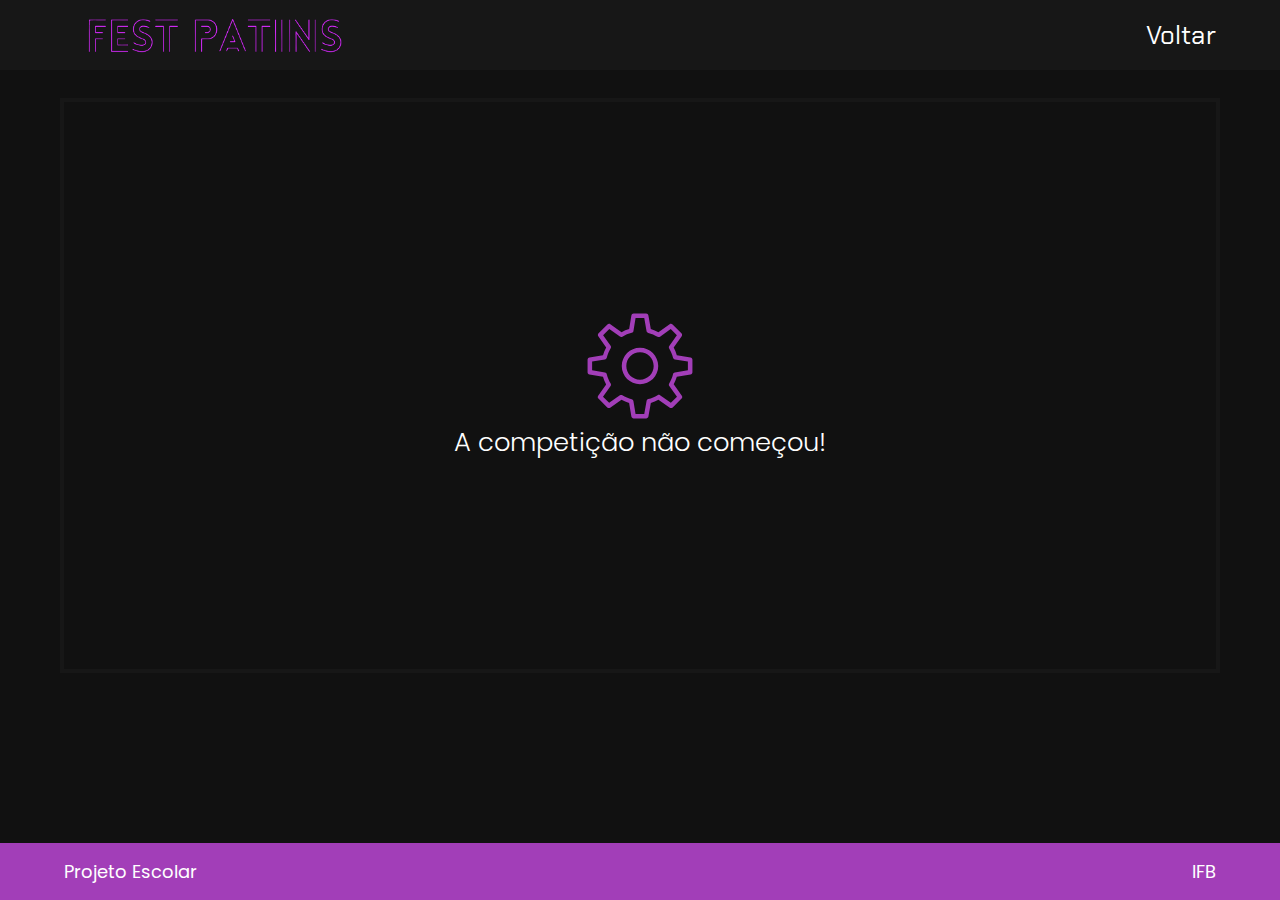
<file: Camera.html>
<!DOCTYPE html>
<html lang="pt-br">
<head>
    <meta charset="UTF-8">
    <meta http-equiv="X-UA-Compatible" content="IE=edge">
    <link rel="shortcut icon" href="Favicon.png" type="image/x-icon">
    <meta name="viewport" content="width=device-width, initial-scale=1.0">
    <link rel="stylesheet" href="camera.css">
    <title>Fest Patins</title>
</head>
<body>
    <header class="header">
        <div>
            <div class="Logo">
                <img src="logo.png" alt="">
            </div>
            <nav class="headerNav">
                <ul>
                    <li><a href="index.html">Voltar</a></li>
                </ul>
            </nav>
        </div>
    </header>
    <section class="MsgError">
        <div class="divMsgError">
            <svg xmlns="http://www.w3.org/2000/svg" xmlns:xlink="http://www.w3.org/1999/xlink" viewBox="0 0 100 100" width="100px" height="100px"><g id="surface9045554"><path style=" stroke:none;fill-rule:nonzero;fill:rgb(63.529414%,24.313726%,72.156864%);fill-opacity:1;" d="M 44.410156 4 C 43.429688 4 42.597656 4.710938 42.4375 5.675781 L 40.492188 17.585938 C 38.152344 18.265625 35.921875 19.183594 33.820312 20.328125 L 23.992188 13.308594 C 23.199219 12.742188 22.109375 12.832031 21.417969 13.519531 L 13.636719 21.292969 C 12.949219 21.980469 12.855469 23.058594 13.414062 23.855469 L 20.328125 33.746094 C 19.167969 35.859375 18.226562 38.105469 17.53125 40.464844 L 5.671875 42.4375 C 4.707031 42.601562 4.003906 43.433594 4.003906 44.410156 L 4.003906 55.410156 C 4.003906 56.378906 4.695312 57.210938 5.652344 57.382812 L 17.519531 59.484375 C 18.214844 61.839844 19.144531 64.085938 20.308594 66.203125 L 13.308594 75.996094 C 12.742188 76.789062 12.832031 77.878906 13.519531 78.570312 L 21.296875 86.351562 C 21.980469 87.035156 23.058594 87.132812 23.855469 86.578125 L 33.765625 79.640625 C 35.875 80.789062 38.109375 81.714844 40.457031 82.402344 L 42.4375 94.328125 C 42.597656 95.292969 43.433594 96 44.410156 96 L 55.410156 96 C 56.382812 96 57.214844 95.304688 57.382812 94.347656 L 59.503906 82.375 C 61.839844 81.679688 64.066406 80.738281 66.164062 79.582031 L 76.140625 86.582031 C 76.9375 87.140625 78.015625 87.046875 78.703125 86.359375 L 86.480469 78.574219 C 87.171875 77.878906 87.261719 76.789062 86.6875 75.992188 L 79.574219 66.117188 C 80.710938 64.03125 81.628906 61.816406 82.308594 59.496094 L 94.34375 57.386719 C 95.300781 57.21875 95.996094 56.386719 95.996094 55.414062 L 95.996094 44.414062 C 95.996094 43.433594 95.285156 42.601562 94.320312 42.441406 L 82.304688 40.476562 C 81.621094 38.15625 80.699219 35.949219 79.5625 33.863281 L 86.578125 23.867188 C 87.136719 23.070312 87.042969 21.992188 86.355469 21.304688 L 78.574219 13.527344 C 77.878906 12.835938 76.789062 12.746094 75.992188 13.320312 L 66.144531 20.402344 C 64.046875 19.25 61.820312 18.316406 59.476562 17.625 L 57.382812 5.65625 C 57.214844 4.699219 56.382812 4 55.410156 4 Z M 46.113281 8 L 53.730469 8 L 55.722656 19.371094 C 55.859375 20.148438 56.441406 20.777344 57.207031 20.96875 C 60.132812 21.699219 62.878906 22.851562 65.386719 24.371094 C 66.070312 24.785156 66.9375 24.753906 67.589844 24.285156 L 76.949219 17.558594 L 82.335938 22.945312 L 75.671875 32.441406 C 75.21875 33.089844 75.1875 33.941406 75.59375 34.621094 C 77.097656 37.121094 78.238281 39.851562 78.964844 42.761719 C 79.160156 43.535156 79.792969 44.121094 80.582031 44.25 L 91.996094 46.117188 L 91.996094 53.734375 L 80.558594 55.742188 C 79.777344 55.878906 79.152344 56.464844 78.964844 57.234375 C 78.246094 60.140625 77.105469 62.871094 75.601562 65.371094 C 75.1875 66.054688 75.222656 66.921875 75.691406 67.570312 L 82.449219 76.949219 L 77.0625 82.339844 L 67.582031 75.6875 C 66.929688 75.230469 66.074219 75.203125 65.394531 75.617188 C 62.898438 77.136719 60.148438 78.296875 57.234375 79.035156 C 56.472656 79.226562 55.890625 79.851562 55.753906 80.625 L 53.734375 92 L 46.105469 92 L 44.222656 80.675781 C 44.089844 79.886719 43.503906 79.253906 42.730469 79.0625 C 39.804688 78.339844 37.042969 77.1875 34.519531 75.671875 C 33.84375 75.265625 32.988281 75.296875 32.34375 75.75 L 22.9375 82.339844 L 17.546875 76.941406 L 24.195312 67.648438 C 24.660156 66.996094 24.691406 66.132812 24.277344 65.449219 C 22.746094 62.917969 21.585938 60.160156 20.855469 57.21875 C 20.664062 56.453125 20.042969 55.871094 19.265625 55.734375 L 8.003906 53.734375 L 8.003906 46.105469 L 19.257812 44.234375 C 20.042969 44.105469 20.679688 43.519531 20.871094 42.746094 C 21.609375 39.796875 22.765625 37.039062 24.292969 34.511719 C 24.703125 33.835938 24.675781 32.976562 24.222656 32.328125 L 17.652344 22.9375 L 23.046875 17.546875 L 32.371094 24.210938 C 33.019531 24.671875 33.878906 24.707031 34.5625 24.296875 C 37.074219 22.789062 39.839844 21.644531 42.769531 20.925781 C 43.546875 20.734375 44.136719 20.097656 44.265625 19.304688 Z M 50 34 C 41.1875 34 34 41.1875 34 50 C 34 58.8125 41.1875 66 50 66 C 58.8125 66 66 58.8125 66 50 C 66 41.1875 58.8125 34 50 34 Z M 50 38 C 56.652344 38 62 43.347656 62 50 C 62 56.652344 56.652344 62 50 62 C 43.347656 62 38 56.652344 38 50 C 38 43.347656 43.347656 38 50 38 Z M 50 38 "/></g></svg>
            <h1>A competição não começou!</h1>
        </div>
    </section>
    <footer class="footer">
        <div>
            <p>Projeto Escolar</p>
            <p>IFB</p>
        </div>
    </footer>
</body>
</file>
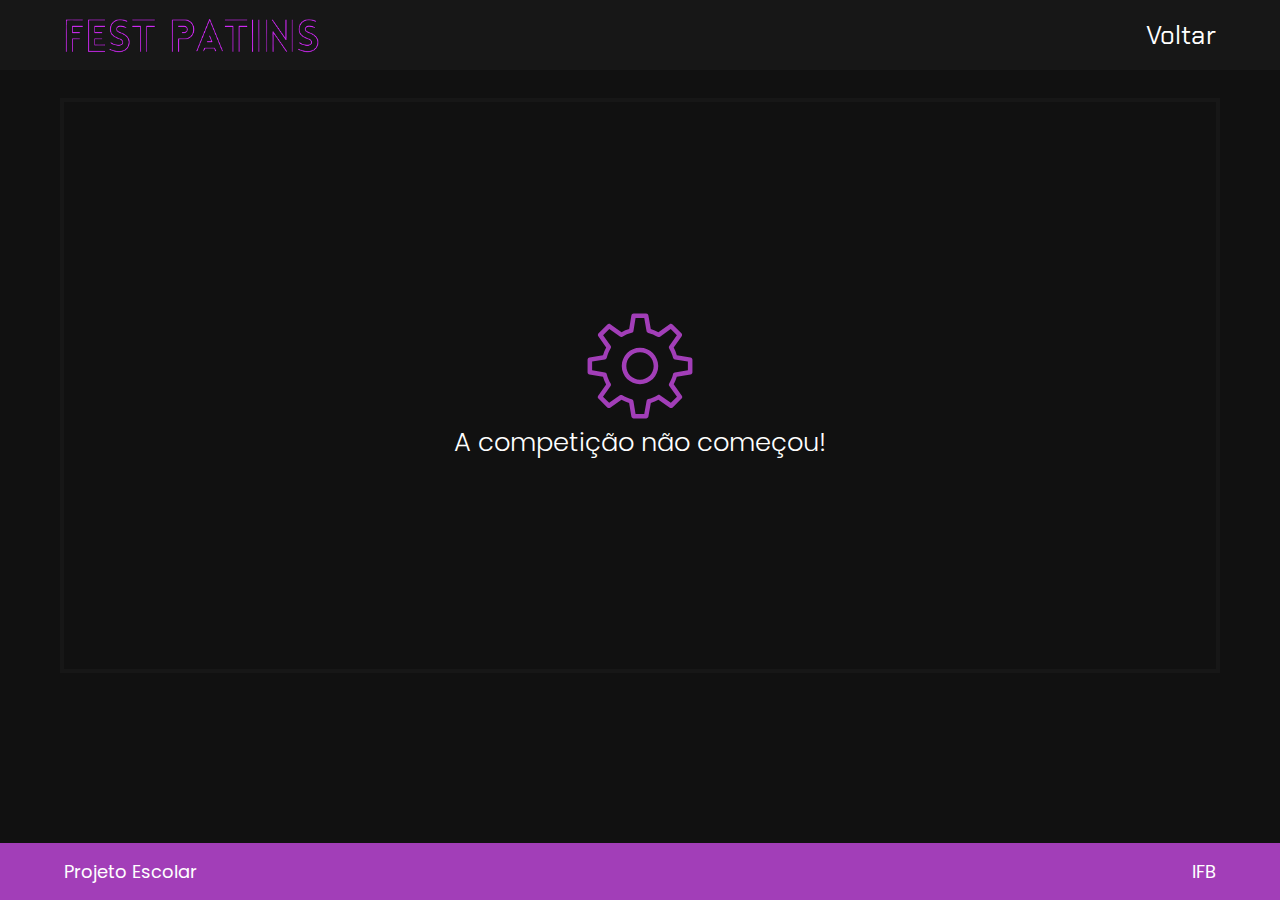
<file: html/Camera.html>
<!DOCTYPE html>
<html lang="pt-br">
<head>
    <meta charset="UTF-8">
    <meta http-equiv="X-UA-Compatible" content="IE=edge">
    <link rel="shortcut icon" href="../Favicon.png" type="image/x-icon">
    <meta name="viewport" content="width=device-width, initial-scale=1.0">
    <link rel="stylesheet" href="../css/HeaderFooter.css">
    <link rel="stylesheet" href="../css/camera.css">
    <title>Fest Patins</title>
</head>
<body>
    <header class="header">
        <div>
            <div class="header__DivLogo">
                <img class="header__Logo" src="../image/logo.png" alt="">
            </div>
            <nav class="header__Nav">
                <ul class="header__ul">
                    <li><a class="header__a" href="../index.html">Voltar</a></li>
                </ul>
            </nav>
        </div>
    </header>
    <section class="MsgError">
        <div class="divMsgError">
            <svg xmlns="http://www.w3.org/2000/svg" xmlns:xlink="http://www.w3.org/1999/xlink" viewBox="0 0 100 100" width="100px" height="100px"><g id="surface9045554"><path style=" stroke:none;fill-rule:nonzero;fill:rgb(63.529414%,24.313726%,72.156864%);fill-opacity:1;" d="M 44.410156 4 C 43.429688 4 42.597656 4.710938 42.4375 5.675781 L 40.492188 17.585938 C 38.152344 18.265625 35.921875 19.183594 33.820312 20.328125 L 23.992188 13.308594 C 23.199219 12.742188 22.109375 12.832031 21.417969 13.519531 L 13.636719 21.292969 C 12.949219 21.980469 12.855469 23.058594 13.414062 23.855469 L 20.328125 33.746094 C 19.167969 35.859375 18.226562 38.105469 17.53125 40.464844 L 5.671875 42.4375 C 4.707031 42.601562 4.003906 43.433594 4.003906 44.410156 L 4.003906 55.410156 C 4.003906 56.378906 4.695312 57.210938 5.652344 57.382812 L 17.519531 59.484375 C 18.214844 61.839844 19.144531 64.085938 20.308594 66.203125 L 13.308594 75.996094 C 12.742188 76.789062 12.832031 77.878906 13.519531 78.570312 L 21.296875 86.351562 C 21.980469 87.035156 23.058594 87.132812 23.855469 86.578125 L 33.765625 79.640625 C 35.875 80.789062 38.109375 81.714844 40.457031 82.402344 L 42.4375 94.328125 C 42.597656 95.292969 43.433594 96 44.410156 96 L 55.410156 96 C 56.382812 96 57.214844 95.304688 57.382812 94.347656 L 59.503906 82.375 C 61.839844 81.679688 64.066406 80.738281 66.164062 79.582031 L 76.140625 86.582031 C 76.9375 87.140625 78.015625 87.046875 78.703125 86.359375 L 86.480469 78.574219 C 87.171875 77.878906 87.261719 76.789062 86.6875 75.992188 L 79.574219 66.117188 C 80.710938 64.03125 81.628906 61.816406 82.308594 59.496094 L 94.34375 57.386719 C 95.300781 57.21875 95.996094 56.386719 95.996094 55.414062 L 95.996094 44.414062 C 95.996094 43.433594 95.285156 42.601562 94.320312 42.441406 L 82.304688 40.476562 C 81.621094 38.15625 80.699219 35.949219 79.5625 33.863281 L 86.578125 23.867188 C 87.136719 23.070312 87.042969 21.992188 86.355469 21.304688 L 78.574219 13.527344 C 77.878906 12.835938 76.789062 12.746094 75.992188 13.320312 L 66.144531 20.402344 C 64.046875 19.25 61.820312 18.316406 59.476562 17.625 L 57.382812 5.65625 C 57.214844 4.699219 56.382812 4 55.410156 4 Z M 46.113281 8 L 53.730469 8 L 55.722656 19.371094 C 55.859375 20.148438 56.441406 20.777344 57.207031 20.96875 C 60.132812 21.699219 62.878906 22.851562 65.386719 24.371094 C 66.070312 24.785156 66.9375 24.753906 67.589844 24.285156 L 76.949219 17.558594 L 82.335938 22.945312 L 75.671875 32.441406 C 75.21875 33.089844 75.1875 33.941406 75.59375 34.621094 C 77.097656 37.121094 78.238281 39.851562 78.964844 42.761719 C 79.160156 43.535156 79.792969 44.121094 80.582031 44.25 L 91.996094 46.117188 L 91.996094 53.734375 L 80.558594 55.742188 C 79.777344 55.878906 79.152344 56.464844 78.964844 57.234375 C 78.246094 60.140625 77.105469 62.871094 75.601562 65.371094 C 75.1875 66.054688 75.222656 66.921875 75.691406 67.570312 L 82.449219 76.949219 L 77.0625 82.339844 L 67.582031 75.6875 C 66.929688 75.230469 66.074219 75.203125 65.394531 75.617188 C 62.898438 77.136719 60.148438 78.296875 57.234375 79.035156 C 56.472656 79.226562 55.890625 79.851562 55.753906 80.625 L 53.734375 92 L 46.105469 92 L 44.222656 80.675781 C 44.089844 79.886719 43.503906 79.253906 42.730469 79.0625 C 39.804688 78.339844 37.042969 77.1875 34.519531 75.671875 C 33.84375 75.265625 32.988281 75.296875 32.34375 75.75 L 22.9375 82.339844 L 17.546875 76.941406 L 24.195312 67.648438 C 24.660156 66.996094 24.691406 66.132812 24.277344 65.449219 C 22.746094 62.917969 21.585938 60.160156 20.855469 57.21875 C 20.664062 56.453125 20.042969 55.871094 19.265625 55.734375 L 8.003906 53.734375 L 8.003906 46.105469 L 19.257812 44.234375 C 20.042969 44.105469 20.679688 43.519531 20.871094 42.746094 C 21.609375 39.796875 22.765625 37.039062 24.292969 34.511719 C 24.703125 33.835938 24.675781 32.976562 24.222656 32.328125 L 17.652344 22.9375 L 23.046875 17.546875 L 32.371094 24.210938 C 33.019531 24.671875 33.878906 24.707031 34.5625 24.296875 C 37.074219 22.789062 39.839844 21.644531 42.769531 20.925781 C 43.546875 20.734375 44.136719 20.097656 44.265625 19.304688 Z M 50 34 C 41.1875 34 34 41.1875 34 50 C 34 58.8125 41.1875 66 50 66 C 58.8125 66 66 58.8125 66 50 C 66 41.1875 58.8125 34 50 34 Z M 50 38 C 56.652344 38 62 43.347656 62 50 C 62 56.652344 56.652344 62 50 62 C 43.347656 62 38 56.652344 38 50 C 38 43.347656 43.347656 38 50 38 Z M 50 38 "/></g></svg>
            <h1>A competição não começou!</h1>
        </div>
    </section>
    <footer class="footer">
        <div class="footer__div">
            <p>Projeto Escolar</p>
            <p>IFB</p>
        </div>
    </footer>
</body>
</file>
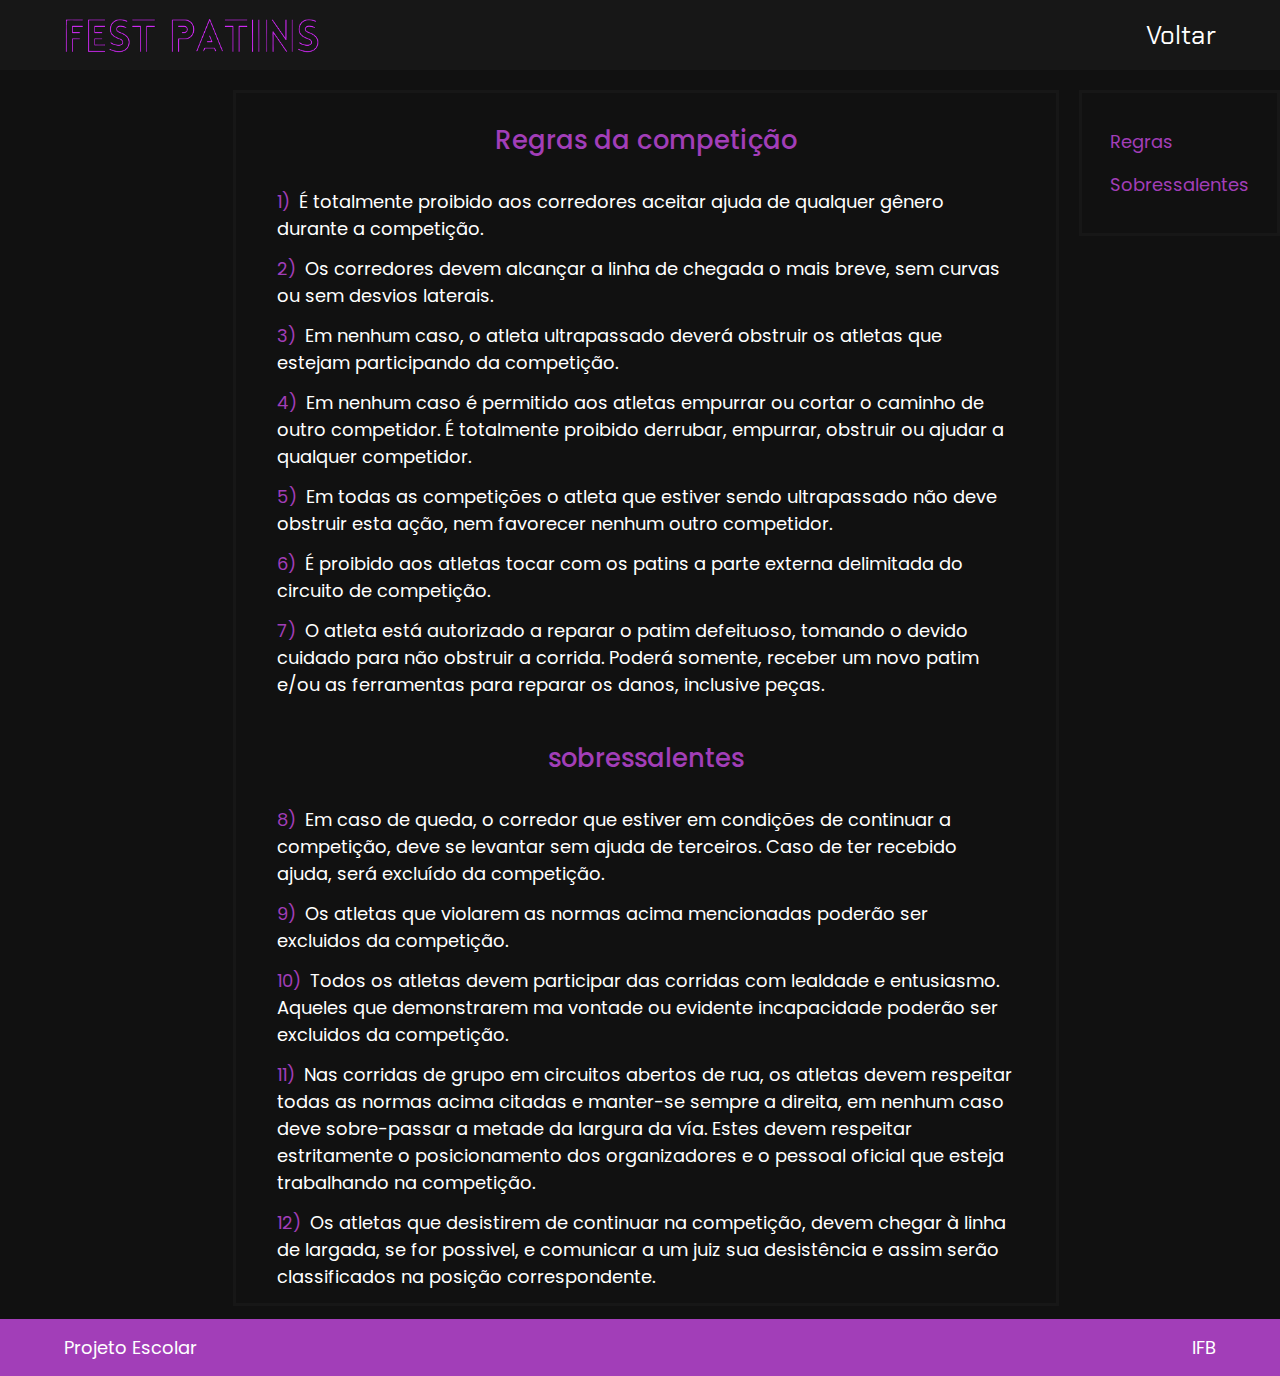
<file: html/informações.html>
<!DOCTYPE html>
<html lang="pt-br">
<head>
    <meta charset="UTF-8">
    <meta http-equiv="X-UA-Compatible" content="IE=edge">
    <link rel="shortcut icon" href="../Favicon.png" type="image/x-icon">
    <meta name="viewport" content="width=device-width, initial-scale=1.0">
    <link rel="stylesheet" href="../css/informacoes.css">
    <link rel="stylesheet" href="../css/HeaderFooter.css">
    <title>Fest Patins</title>
</head>
<body>
    <header class="header">
        <div>
            <div class="header__DivLogo">
                <img class="header__Logo" src="../image/logo.png" alt="">
            </div>
            <nav class="header__Nav">
                <ul class="header__ul">
                    <li><a class="header__a" href="../index.html">Voltar</a></li>
                </ul>
            </nav>
        </div>
    </header>
    <section class="content">

        <main class="Rules">
            <h1 id="Regras" class="Rules__title">Regras da competição</h1>
            <p class="Rules__p"><span class="Rules__Number">1)</span>É totalmente proibido aos corredores aceitar ajuda de qualquer gênero durante a competição.</p>
            <p class="Rules__p"><span class="Rules__Number">2)</span>Os corredores devem alcançar a linha de chegada o mais breve, sem curvas ou sem desvios laterais.</p>
            <p class="Rules__p"><span class="Rules__Number">3)</span>Em nenhum caso, o atleta ultrapassado deverá obstruir os atletas que estejam participando da competição.</p>
            <p class="Rules__p"><span class="Rules__Number">4)</span>Em nenhum caso é permitido aos atletas empurrar ou cortar o caminho de outro competidor. É totalmente proibido derrubar, empurrar, obstruir ou ajudar a qualquer competidor.</p>
            <p class="Rules__p"><span class="Rules__Number">5)</span>Em todas as competições o atleta que estiver sendo ultrapassado não deve obstruir esta ação, nem favorecer nenhum outro competidor.</p>
            <p class="Rules__p"><span class="Rules__Number">6)</span>É proibido aos atletas tocar com os patins a parte externa delimitada do circuito de competição.</p>
            <p class="Rules__p"><span class="Rules__Number">7)</span>O atleta está autorizado a reparar o patim defeituoso, tomando o devido cuidado para não obstruir a corrida. Poderá somente, receber um novo patim e/ou as ferramentas para reparar os danos, inclusive peças.</p>
            <h2 id="sobressalentes" class="Rules__title">sobressalentes</h2>
            <p class="Rules__p"><span class="Rules__Number">8)</span>Em caso de queda, o corredor que estiver em condições de continuar a competição, deve se levantar sem ajuda de terceiros. Caso de ter recebido ajuda, será excluído da competição.</p>
            <p class="Rules__p"><span class="Rules__Number">9)</span>Os atletas que violarem as normas acima mencionadas poderão ser excluidos da competição.</p>
            <p class="Rules__p"><span class="Rules__Number">10)</span>Todos os atletas devem participar das corridas com lealdade e entusiasmo. Aqueles que demonstrarem ma vontade ou evidente incapacidade poderão ser excluidos da competição.</p>
            <p class="Rules__p"><span class="Rules__Number">11)</span>Nas corridas de grupo em circuitos abertos de rua, os atletas devem respeitar todas as normas acima citadas e manter-se sempre a direita, em nenhum caso deve sobre-passar a metade da largura da vía. Estes devem respeitar estritamente o posicionamento dos organizadores e o pessoal oficial que esteja trabalhando na competição.</p>
            <p class="Rules__p"><span class="Rules__Number">12)</span>Os atletas que desistirem de continuar na competição, devem chegar à linha de largada, se for possivel, e comunicar a um juiz sua desistência e assim serão classificados na posição correspondente.</p>
        </main>
        <aside class="aside">
            <a class="aside__a" href="#Regras"><p>Regras</p></a>
            <a class="aside__a" href="#sobressalentes"><p>Sobressalentes</p></a>
        </aside>
    </section>
    <footer class="footer">
        <div class="footer__div">
            <p>Projeto Escolar</p>
            <p>IFB</p>
        </div>
    </footer>
</body>
</file>
<file: css/style.css>
@import url('https://fonts.googleapis.com/css2?family=Chakra+Petch:wght@300;500;600&family=Poppins:wght@100;200;300;400;500&display=swap');
*{
    margin: 0;
    padding: 0;
}
body{
    background-color: #111111;
}
p{
    font-family: "Poppins";
    color: white;
}
.sectionHome{
    background-image: url("../image/guriaCorrendo.png");
    background-position-x: center;
    background-position-y: top;
    background-repeat: no-repeat;
    background-size: cover;
    background-color: #111111;
    height: 700px;
}
.header{
    margin: 10px auto;
    width: 90%;
    display: flex;
    align-items: center;
    justify-content: space-between;
}
.Logo img{
    width: 185px;
}
.mobileMenu svg{
    width: 35px;
}
.headerNav, .socialNetworks{
    display: none;
}
.menuOptionMobile{
    display: none;
    position: absolute;
    width: 60vw;
    height: 100vh;
    background-color: #171717;
    top: 0;
    right: 0;
}
.menuOptionMobile ul{
    list-style: none;
    padding: 0;
}
.fecharMenu{
    padding: 10px;
}
.menuOptionMobile ul li{
    padding: 10px;
}
.menuOptionMobile ul li a{
    font-family: "Poppins";
    color: white;
    font-size: calc(0.5vw + 15px);
    text-decoration: none;
    width: 100%;
}
.socialNetworksMobile{
    padding: 0 10px 10px 10px;
}
.socialNetworksMobile svg{
    width: 70px;
    height: 70px;
}
.initialSectionSentence{
    display: flex;
    justify-content: center;
    align-items: center;
    height: 100%;
}
.initialSectionSentence>div{
    width: 80%;
}
.initialSectionSentenceH1{
    width: 100%;
    text-align: center;
    color: white;
    font-family: 'Chakra Petch';
    font-weight: 300;
    font-size: calc(0.7vw + 20px);
}
.sectionSentenceBottom{
    display: flex;
    justify-content: center;
}
.sectionSentenceBottomP{
    width: 80%;
    text-align: center;
    font-size: calc(0.5vw + 13px);
}
.sectionSentenceBottomP::after{
    content: "";
    width: 50vw;
    height: 2px;
    display: block;
    margin: 20px auto 60px;
    background-color: #692478;
}
.Competition>div{
    margin: 0 auto 20px;
    padding: 20px;
    width: 45%;
    min-width: 210px;
    background-color: #171717;
    display: flex;
    flex-direction: column;
    align-items: center;
}
.Competition>div>h1, .Competition>div>p, .Competition>div input{
    color: white;
    text-align: center;
}
.Competition>div>h1{
    color: #A23EB8;
    font-family: "Poppins";
    font-weight: 500;
    margin-bottom: 7px;
}
.Competition>div a{
    width: 50%;
}
.Competition>div input{
    background-color: #A23EB8;
    border: none;
    border-radius: 5px;
    padding: 7px;
    margin-top: 20px;
    width: 100%;
    cursor: pointer;
}
.Map>div{
    margin: 0 auto 20px;
    padding: 20px 0;
    width: 100%;
    background-color: #171717;
    display: flex;
    flex-direction: column;
    align-items: center;
    justify-content: center;
}
.CoresCorrida{
    display: flex;
    justify-content: space-between;
    width: 80%;
}
.divCoresCorrida{
    margin-bottom: 10px;
}
.divCoresCorrida p {
    font-size: 12px;
    text-align: center;
}
.HrCoresCorrida1{
    border-color: rgb(36, 221, 235);
}
.HrCoresCorrida2{
    border-color: rgb(222, 54, 228);
}
.HrCoresCorrida3{
    border-color: rgb(48, 206, 48);
}

.Map>div>img{
    width: 80%;
}
.EndereçoDiv{
    margin: auto;
    width: 80%;
    display: flex;
    align-items: center;
}
.Endereço{
    margin-top: 20px;
    width: 90%;
}
.Map>div svg{
    width: 30px;
}
.alert{
    margin: 0 auto 20px;
    padding: 20px;
    border: 2px rgb(236, 72, 72) solid;
    width: 80%;
    background-color: #171717;
}
.alert p{
    text-align: center;
}
.cam{
    margin: 0 auto 20px;
    padding: 20px;
    width: 80%;
    min-width: 210px;
    max-width: 1020px;
    background-color: #171717;
    display: flex;
    flex-direction: column;
    align-items: center;
    justify-content: center;
}
.camDiv{
    width: 100%;
}
.camDiv1{
    margin-bottom: 10px;
}
.camDiv1, .camDiv2{
    display: flex;
    justify-content: space-between;
}
.camDiv1 a, .camDiv2 a{
    width: 45%;
}
.camInput{
    cursor: pointer;
    width: 100%;
    background-color: #A23EB8;
    border: none;
    border-radius: 5px;
    padding: 7px;
    color: white;
    font-family: "Poppins";
}
.footer{
    width: 100%;
    background-color: #A23EB8;
}
.footer div{
    margin: auto;
    padding: 15px 0;
    width: 90%;
    display: flex;
    justify-content: space-between;
}
@media (min-width:480px) {
    p{font-size: calc(0.7vw + 10px);}
}
@media (min-width:600px) {
    .sectionHome{
        height: 90vh;
    }
    .header{
        width: 95%;
    }
    .mobileMenu{
        display: none;
    }
    .headerNav, .socialNetworks{
        display: block;
        display: flex;
    }
    .headerNav ul{
        display: flex;
        list-style-type: none;
    }
    .headerNav li{
        margin: 0 10px;
    }
    .headerNav a{
        font-family: 'Chakra Petch';
        color: white;
        text-decoration: none;
        font-size: calc(1vw + 13px);
    }
    .initialSectionSentenceH1{
        width: 80%;
        text-align: start;
        font-size: calc(0.7vw + 20px);
    }
    .sectionSentenceBottomP{
        width: 60%;
    }
    .divCoresCorrida{
        width: 30%;
    }
    .camDiv{
        display: flex;
        justify-content: space-between;
    }
    .camDiv1{
        margin: 0;
    }
    .camDiv1, .camDiv2{
        width: 48%;
    }
}
@media (min-width:801px) {
    p{font-size: calc(0.7vw + 12px);}
    .divCoresCorrida{
        width: 25%;
    }
    .CoresCorrida{
        margin-bottom: -60px;
    }
    .Competition{
        width: 95%;
        max-width: 860px;
        margin: auto;
        display: flex;
        justify-content: space-between;
    }
    .Map>div{
        width: 95%;
        max-width: 1060px;
    }
    .alert{
        width: 95%;
        max-width: 860px;
    }
    .Competition>div{
        width: 20%;
        margin: 0;
        margin-bottom: 20px;
    }
    .horizontal-img{
        -webkit-transform: rotate(270deg);
        -ms-transform: rotate(270deg);
        transform: rotate(270deg);
    }
    .initialSectionSentenceH1{
        width: 70%;
    }
    .EndereçoDiv{
        margin-top: -60px;
        width: 90%;
    }
    .Endereço{
        margin: 0;
    }
}
@media (min-width:1025px) {
    p{font-size: calc(0.7vw + 9px);}
    .headerNav a{
        font-size: calc(0.7vw + 12px);
    }
    .Logo img{
        width: 255px;
    }
    .initialSectionSentenceH1{
        width: 70%;
        font-size: calc(0.7vw + 30px)
    }
    .sectionHome{
        height: 100vh;
    }
    .header{
        width: 90%;
    }
}
@media (min-width:1281px) {
    p{font-size: calc(0.7vw + 5px);}
    .sectionHome{
        height: 120vh;
    }
}
</file>
<file: camera.css>
@import url('https://fonts.googleapis.com/css2?family=Chakra+Petch:wght@300;500;600&family=Poppins:wght@100;200;300;400;500&display=swap');
*{
    margin: 0;
    padding: 0;
}
body{
    background-color: #111111;
}
p{
    font-family: "Poppins";
    color: white;
    font-size: calc(1vw + 13px);
}
h1{
    font-family: "Poppins";
    color: white;
    font-size: calc(1vw + 13px);
    font-weight: 300;
}
.header{
    background-color: #171717;
    width: 100%;
    height: 70px;
    display: flex;
    align-items: center;
    justify-content: center;
}
.header div{
    margin: 10px auto;
    width: 90%;
    display: flex;
    align-items: center;
    justify-content: space-between;
}
.Logo img{
    width: 185px;
}
.headerNav ul{
    display: flex;
    list-style-type: none;
}
.headerNav a{
    font-family: 'Chakra Petch';
    color: white;
    text-decoration: none;
    font-size: calc(1vw + 13px);
}
.MsgError{
    height: 70vh;
    display: flex;
    justify-content: center;
}
.divMsgError{
    width: 90%;
    max-width: 1200px;
    height: 90%;
    max-height: 800px;
    border: 4px #171717 solid;
    margin: auto;
    display: flex;
    flex-direction: column;
    justify-content: center;
    align-items: center;
}
.divMsgError svg{
    width: calc(5vw + 50px);
    height: calc(5vw + 50px);
}
.footer{
    width: 100%;
    background-color: #A23EB8;
    position: absolute;
    bottom: 0;
}
.footer div{
    margin: auto;
    padding: 15px 0;
    width: 90%;
    display: flex;
    justify-content: space-between;
}
@media (min-width:480px) {
    p{font-size: calc(0.7vw + 10px);}
}
@media (min-width:801px) {
    p{font-size: calc(0.7vw + 12px);}
}
@media (min-width:1025px) {
    p{font-size: calc(0.7vw + 9px);}
    .Logo img{
        width: 255px;
    }
}
@media (min-width:1281px) {
    p{font-size: calc(0.7vw + 5px);}
    .headerNav a{
        font-size: calc(0.7vw + 12px);
    }
}
</file>
<file: css/HeaderFooter.css>
@import url('https://fonts.googleapis.com/css2?family=Chakra+Petch:wght@300;500;600&family=Poppins:wght@100;200;300;400;500&display=swap');
*{
    margin: 0;
    padding: 0;
}
html, body{
    min-height:100%;
}
body{
    background-color: #111111;
}
p{
    font-family: "Poppins";
    color: white;
    font-size: calc(0.7vw + 10px);
}
h1, h2{
    font-family: "Poppins";
    color: white;
    font-size: calc(1vw + 13px);
    font-weight: 300;
}
.header{
    background-color: #171717;
    width: 100%;
    height: 70px;
    display: flex;
    align-items: center;
    justify-content: center;
}
.header div{
    width: 90%;
    display: flex;
    align-items: center;
    justify-content: space-between;
}
.header__Logo{
    width: 185px;
}
.header__ul{
    display: flex;
    list-style-type: none;
}
.header__a{
    font-family: 'Chakra Petch';
    color: white;
    text-decoration: none;
    font-size: calc(1vw + 13px);
}
.footer{
    width: 100%;
    background-color: #A23EB8;
    position: absolute;
    bottom: 0;
}
.footer__div{
    margin: auto;
    padding: 15px 0;
    width: 90%;
    display: flex;
    justify-content: space-between;
}
@media (min-width:480px) {
    
}
@media (min-width:801px) {
    p{font-size: calc(0.7vw + 12px);}
}
@media (min-width:1025px) {
    p{font-size: calc(0.7vw + 9px);}
    .header__Logo{
        width: 255px;
    }
}
@media (min-width:1281px) {
    p{font-size: calc(0.7vw + 5px);}
    .header__a{
        font-size: calc(0.7vw + 12px);
    }
}
</file>
<file: css/camera.css>
.MsgError{
    height: 70vh;
    flex: 1 0 auto;
    display: flex;
    justify-content: center;
}
.divMsgError{
    width: 90%;
    max-width: 1200px;
    height: 90%;
    max-height: 800px;
    border: 4px #171717 solid;
    margin: auto;
    display: flex;
    flex-direction: column;
    justify-content: center;
    align-items: center;
}
.divMsgError svg{
    width: calc(5vw + 50px);
    height: calc(5vw + 50px);
}
</file>
<file: css/informacoes.css>
body{
    position: relative;
}
.content{
    padding-bottom: 50px;
    display: flex;
    justify-content: center;
}
.Rules{
    border: 3px #171717 solid;
    margin: 20px;
    width: 90%;
    max-width: 900px;
    display: flex;
    flex-direction: column;
    justify-content: center;
    align-items: center;
}
.Rules__title{
    margin: 28px auto;
    font-weight: 500;
    color: #A23EB8;
}
.Rules__Number{
    color: #A23EB8;
    margin-right: 8px;
}
.Rules__p{
    margin: 0 auto 13px;
    width: 90%;
}
.aside{
    display: none;
}
@media (min-width:1025px) {
    .content::before{
        content: "";
        width: 300px;
        height: 200px;
        margin: 20px 0;
    }
    .aside{
        margin: 20px 0;
        width: 200px;
        height: 100px;
        border: 3px #171717 solid;
        display: flex;
        flex-direction: column;
        justify-content: center;
        padding: 20px;
    }
    .aside__a{
        margin: 8px;
        text-decoration: none;
    }
    .aside__a p{
        color: #A23EB8;
    }
}
</file>
